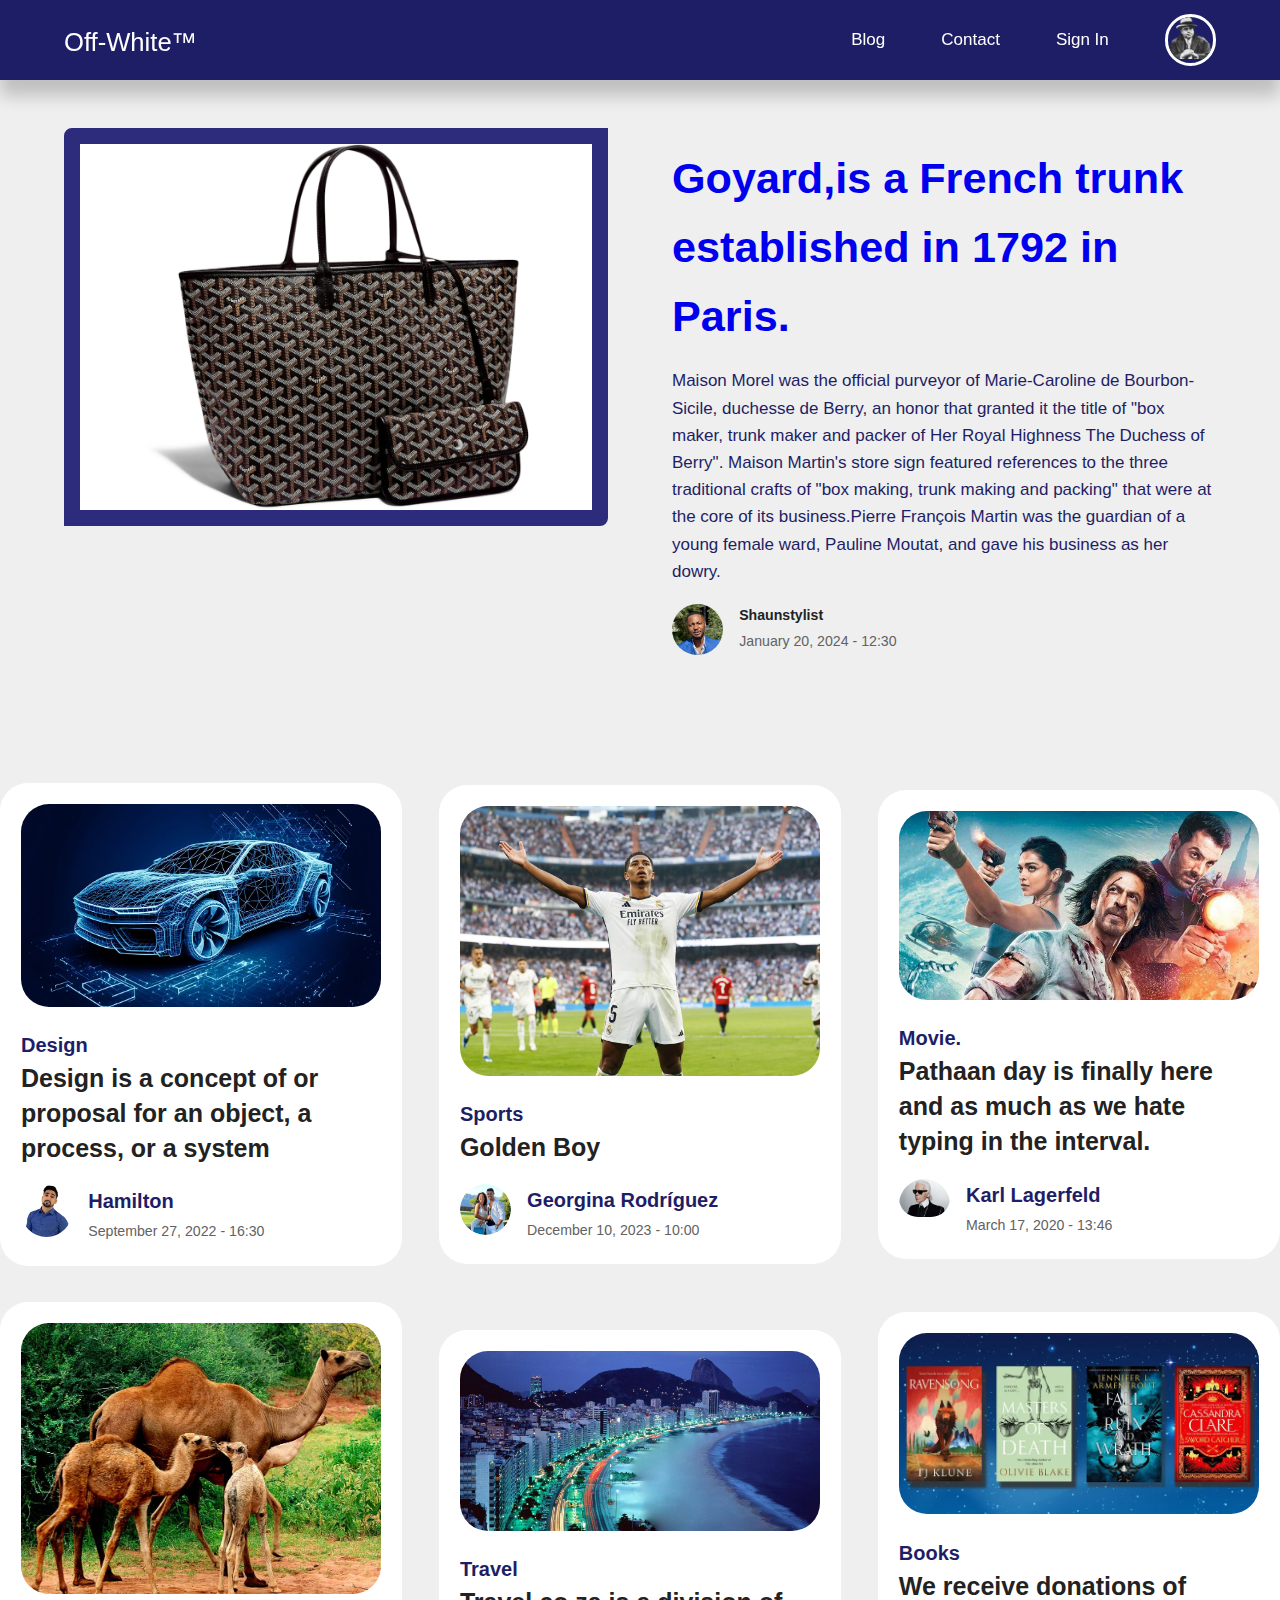
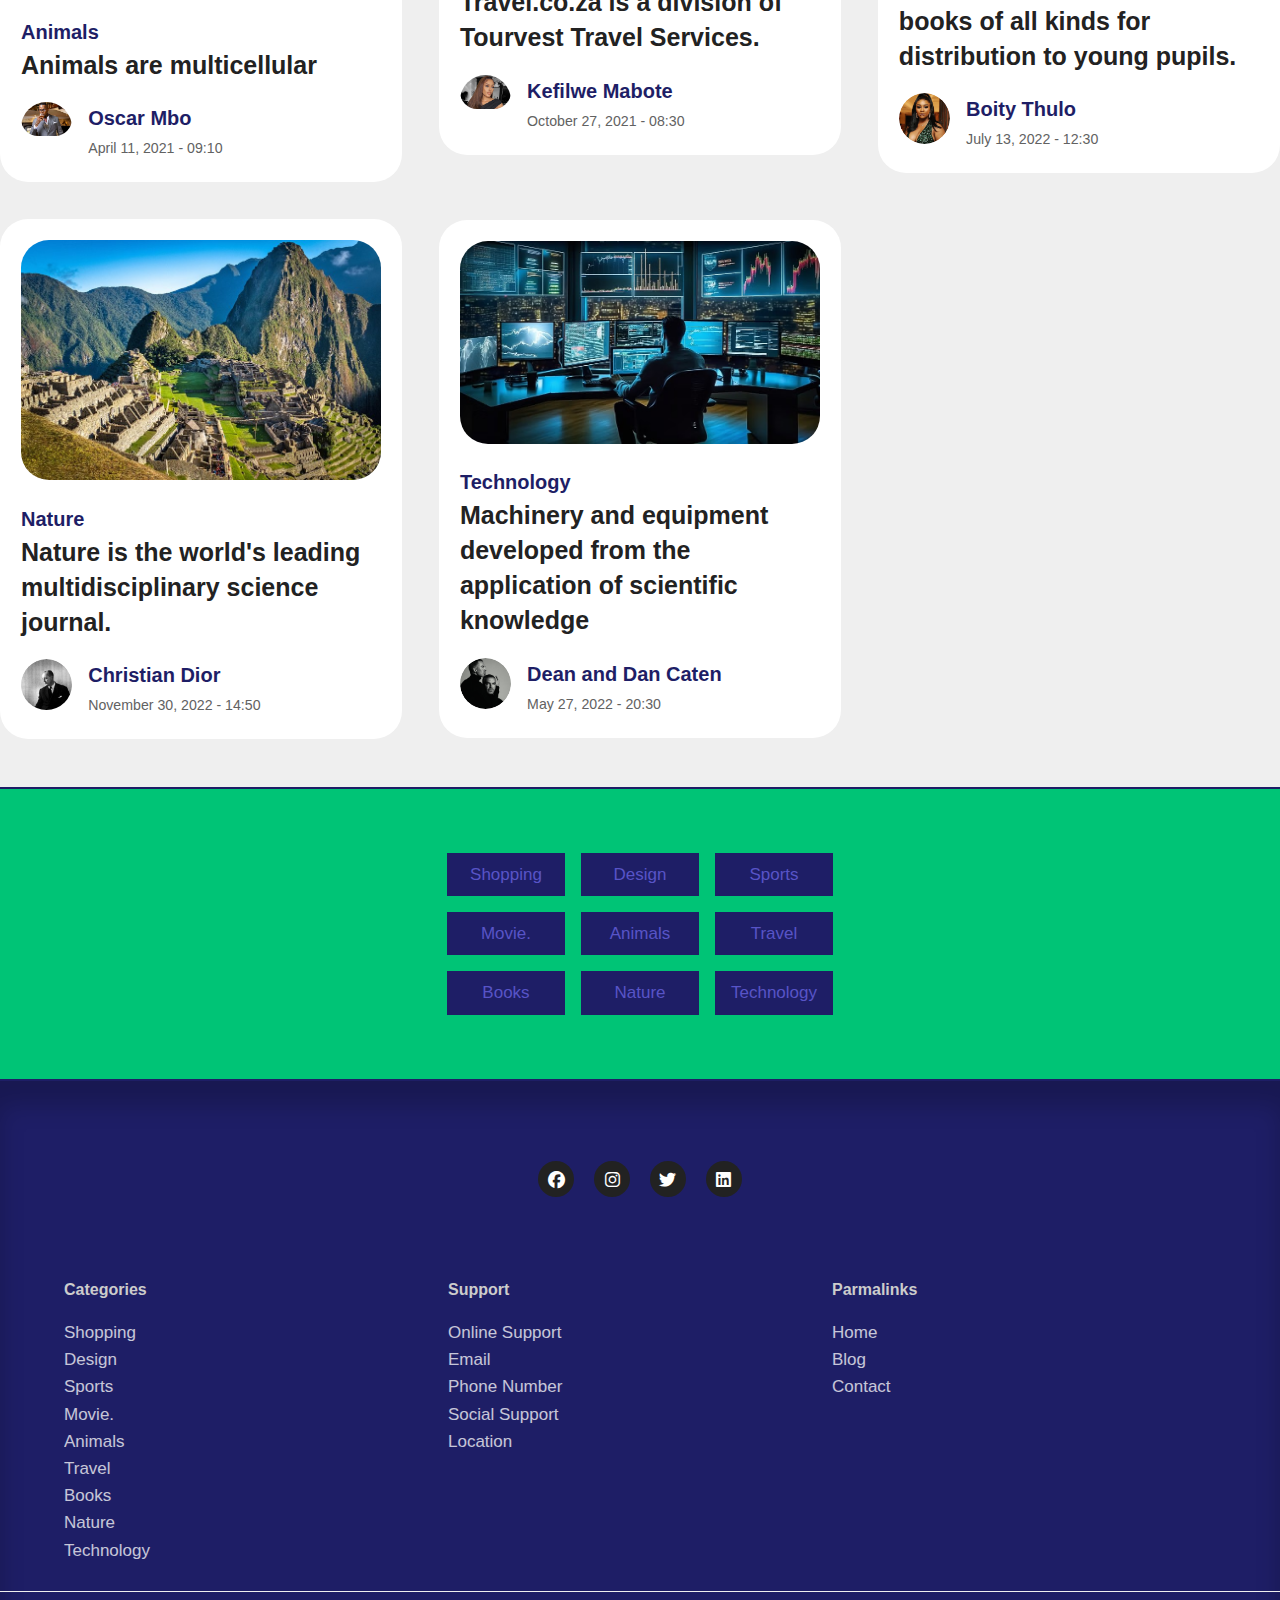
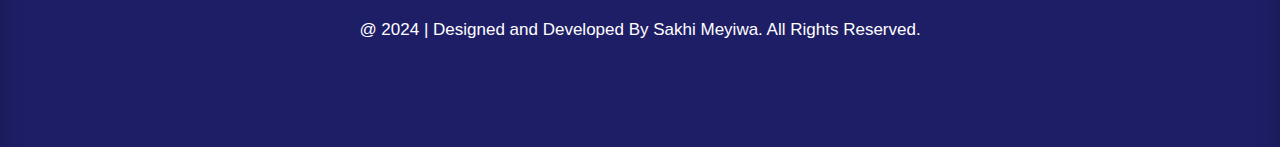
<file: index.html>
<!DOCTYPE html>
<html lang="en">
<head>
    <meta charset="UTF-8">
    <meta name="viewport" content="width=device-width, initial-scale=1.0">
    <title>Responsive Blog</title>
    <link rel="stylesheet" href="style.css">
    <link rel="stylesheet" href="https://cdnjs.cloudflare.com/ajax/libs/font-awesome/6.5.1/css/all.min.css">
</head>
<body>
   
    <nav>
        <div class="container nav-container">
            <a href="index.html" class="logo"><h3>Off-White™</h3></a>
            <ul class="nav-link">
                <li><a href="blog.html">Blog</a></li>
                <li><a href="indexxx.html">Contact</a></li>
                <li><a href="signin.html">Sign In</a></li>
                <li>
                    <div class="nav-profile">
                        <div class="profile-img">
                            <img src="unnamed.png">
                        </div>
                    <ul>
                        <li><a href="manage.html">Deshboard</a></li>
                        <li><a href="">Log Out</a></li>
                    </ul>
                    </div>
                </li>
            </ul>
            <button class="phone-botton Open"><i class="fa fa-bars"></i></button>
            <button class="phone-botton Close"><i class="fa fa-close"></i></button>
        </div>
    </nav>
    
    <section class="Featured">
        <div class="container featured-container">
            <div class="post-thumb">
                <img src="Goyard-Saint-Louis-Tote-PM-Black-V.jpg">
            </div>
            <div class="post-info">
                <div class=""></div>
                <h2 class="post-title">
                    <a href="post.html">Goyard,is a French trunk established in 1792 in Paris.</a>
                </h2>
                <p class="post-body">Maison Morel was the official purveyor of Marie-Caroline de Bourbon-Sicile, duchesse de Berry, an honor that granted it the title of "box maker, trunk maker and packer of Her Royal Highness The Duchess of Berry". Maison Martin's store sign featured references to the three traditional crafts of "box making, trunk making and packing" that were at the core of its business.Pierre François Martin was the guardian of a young female ward, Pauline Moutat, and gave his business as her dowry.</p>
                <div class="post-profile">
                    <div class="post-profile-img">
                        <img src="unnamed (1).png">
                    </div>
                    <div class="post-profile-info">
                        <h5>Shaunstylist</h5>
                        <small>January 20, 2024 - 12:30</small>
                    </div>
                </div>
            </div>
        </div>
    </section>

    <section class="Featured"></section>

    
    
    
    
    <section class="prtfolio" id="portfolio">
        <div class="center-text"data-aos="fade-down">
            </div>

    <div class="Portfolio-content"data-aos="zoom-in-up">
        <div class="row">
            <img src="0001081147_resized_blueprintcarwireframe1022.jpg">
            <div class="main-row">
                <div class="row-text">
                    <h5><span>Design</span></h5>
                    <div class="row-icon"></div>
                    <h4>Design is a concept of or proposal for an object, a process, or a system</h4>
                    <div class="post-profile">
                        <div class="post-profile-img">
                            <img src="formal1.jpg">
                        </div>
                        <div class="post-profile-info">
                            <h5>Hamilton</h5>
                            <small>September 27, 2022 - 16:30</small>
                        </div>
                    </div>
                </div>
            </div>
        </div>


        <div class="row">
            <img src="jude-bellingham-sunderland-associations.jpg">
            <div class="main-row">
                <div class="row-text">
                    <h5><span>Sports</span></h5>
                    <div class="row-icon"></div>
                    <h4>Golden Boy</h4>
                    <div class="post-profile">
                        <div class="post-profile-img">
                            <img src="f4.webp">
                        </div>
                        <div class="post-profile-info">
                            <h5>Georgina Rodríguez</h5>
                            <small>December 10, 2023 - 10:00</small>
                        </div>
                    </div>
                </div>
            </div>
        </div>


        <div class="row">
            <img src="pathaan-quick-review-001.jpg">
            <div class="main-row">
                <div class="row-text">
                    <h5><span> Movie.</span></h5>
                    <div class="row-icon"></div>
                    <h4>Pathaan day is finally here and as much as we hate typing in the interval.</h4>
                    <div class="post-profile">
                        <div class="post-profile-img">
                            <img src="f2.webp">
                        </div>
                        <div class="post-profile-info">
                            <h5>Karl Lagerfeld</h5>
                            <small>March 17, 2020 - 13:46</small>
                        </div>
                    </div>
                </div>
            </div>
        </div>


        <div class="row">
            <img src="Dromedary-camels.webp">
            <div class="main-row">
                <div class="row-text">
                    <h5><span>Animals</span></h5>
                    <div class="row-icon"></div>
                    <h4>Animals are multicellular</h4>
                    <div class="post-profile">
                        <div class="post-profile-img">
                            <img src="f3.jpg">
                        </div>
                        <div class="post-profile-info">
                            <h5>Oscar Mbo</h5>
                            <small>April 11, 2021 - 09:10</small>
                        </div>
                    </div>
                </div>
            </div>
        </div>


        <div class="row">
            <img src="image-1-2022-09-30T160926.524.webp">
            <div class="main-row">
                <div class="row-text">
                    <h5><span>Travel</span></h5>
                    <div class="row-icon"></div>
                    <h4>Travel.co.za is a division of Tourvest Travel Services.</h4>
                    <div class="post-profile">
                        <div class="post-profile-img">
                            <img src="f5.jpg">
                        </div>
                        <div class="post-profile-info">
                            <h5>Kefilwe Mabote</h5>
                            <small>October 27, 2021 - 08:30</small>
                        </div>
                    </div>
                </div>
            </div>
        </div>


       
        <div class="row">
            <img src="Best-fantasy-books.webp">
            <div class="main-row">
                <div class="row-text">
                    <h5><span>Books</span></h5>
                    <div class="row-icon"></div>
                    <h4>We receive donations of books of all kinds for distribution to young pupils.</h4>
                    <div class="post-profile">
                        <div class="post-profile-img">
                            <img src="f6.png">
                        </div>
                        <div class="post-profile-info">
                            <h5>Boity Thulo</h5>
                            <small>July 13, 2022 - 12:30</small>
                        </div>
                    </div>
                </div>
            </div>
        </div>


        <div class="row">
            <img src="top-places-to-visit-in-the-world-machu-picchu-peru.jpg">
            <div class="main-row">
                <div class="row-text">
                    <h5><span>Nature</span></h5>
                    <div class="row-icon"></div>
                    <h4>Nature is the world's leading multidisciplinary science journal.</h4>
                    <div class="post-profile">
                        <div class="post-profile-img">
                            <img src="f7.webp">
                        </div>
                        <div class="post-profile-info">
                            <h5>Christian Dior</h5>
                            <small>November 30, 2022 - 14:50</small>
                        </div>
                    </div>
                </div>
            </div>
        </div>



        <div class="row">
            <img src="Technology_Trends.avif">
            <div class="main-row">
                <div class="row-text">
                    <h5><span>Technology</span></h5>
                    <div class="row-icon"></div>
                    <h4>Machinery and equipment developed from the application of scientific knowledge</h4>
                    <div class="post-profile">
                        <div class="post-profile-img">
                            <img src="f8.jpg">
                        </div>
                        <div class="post-profile-info">
                            <h5>Dean and Dan Caten</h5>
                            <small>May 27, 2022 - 20:30</small>
                        </div>
                    </div>
                </div>
            </div>
        </div>

    </div>
    </section>
    
    <section class="Category">
        <div class="category-container container">
            <a class="category-btn">Shopping</a>
            <a class="category-btn">Design</a>
            <a class="category-btn">Sports</a>
            <a class="category-btn">Movie.</a>
            <a class="category-btn">Animals</a>
            <a class="category-btn">Travel</a>
            <a class="category-btn">Books</a>
            <a class="category-btn">Nature</a>
            <a class="category-btn">Technology</a>
    
            
        </div>
    </section>
    
    
    <footer>
        <div class="footer-social">
            <a href="https://www.facebook.com/login/"><i class="fab fa-facebook"></i></a>
            <a href="https://www.instagram.com/accounts/login/"><i class="fab fa-instagram"></i></a>
            <a href="https://twitter.com/login"><i class="fab fa-twitter"></i></a>
            <a href="https://www.linkedin.com/login"><i class="fab fa-linkedin"></i></a>
    </div>
    <div class="container footer-container">
        <article>
            <h4>Categories</h4>
            <ul>
                <li><a>Shopping</a></li>
                <li><a>Design</a></li>
                <li><a>Sports</a></li>
                <li><a>Movie.</a></li>
                <li><a>Animals</a></li>
                <li><a>Travel</a></li>
                <li><a>Books</a></li>
                <li><a>Nature</a></li>
                <li><a>Technology</a></li>
                <br>

            </ul>
        </article>
        <article>
            <h4>Support</h4>
            <ul>
                <li><a href="">Online Support</a></li>
                <li><a href="">Email</a></li>
                <li><a href="">Phone Number</a></li>
                <li><a href="">Social Support</a></li>
                <li><a href="">Location</a></li>
             </ul>  
      </article>
      <article>
        <h4>Parmalinks</h4>
        <ul>
            <li><a href="index.html">Home</a></li>
            <li><a href="blog.html">Blog</a></li>
            <li><a href="contact.html">Contact</a></li>
         </ul>  
  </article>
    </div>
    <div class="footer-copy">
        @ 2024 | Designed and Developed By Sakhi Meyiwa. All Rights Reserved.

        
</div>
    </footer>
    
    
    
    
    
    
    
    
    
    
    
    
    
    <script src="script.js"></script>
</body>
</html>
</file>
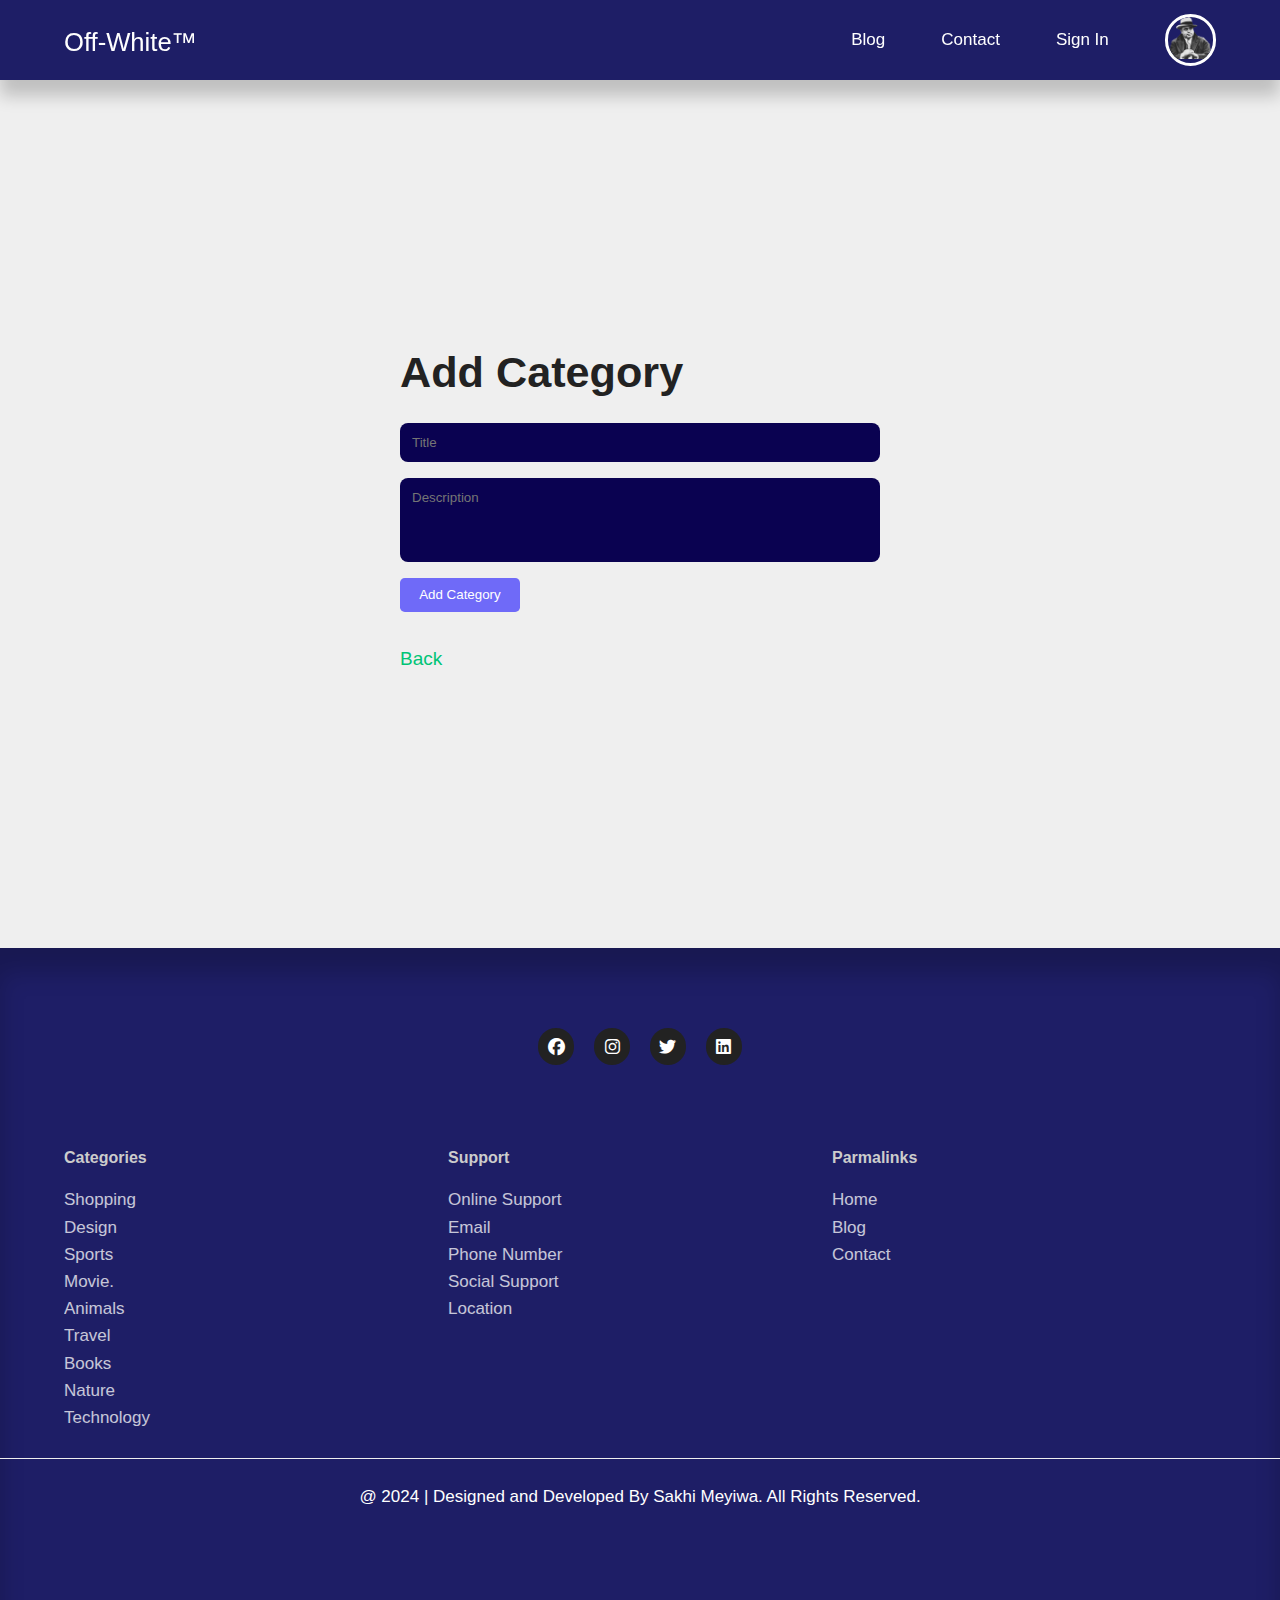
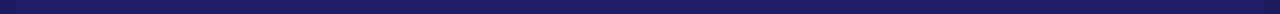
<file: addcategory.html>
<!DOCTYPE html>
<html lang="en">
<head>
    <meta charset="UTF-8">
    <meta name="viewport" content="width=device-width, initial-scale=1.0">
    <title>Responsive Blog</title>
    <link rel="stylesheet" href="style.css">
    <link rel="stylesheet" href="https://cdnjs.cloudflare.com/ajax/libs/font-awesome/6.5.1/css/all.min.css">
</head>
<body>
    <nav>
        <div class="container nav-container">
            <a href="index.html" class="logo"><h3>Off-White™</h3></a>
            <ul class="nav-link">
                <li><a href="blog.html">Blog</a></li>
                <li><a href="">Contact</a></li>
                <li><a href="signup.html">Sign In</a></li>
                <li>
                    <div class="nav-profile">
                        <div class="profile-img">
                            <img src="unnamed.png">
                        </div>
                    <ul>
                        <li><a href="">Deshboard</a></li>
                        <li><a href="">Log Out</a></li>
                    </ul>
                    </div>
                </li>
            </ul>
            <button class="phone-botton Open"><i class="fa fa-bars"></i></button>
            <button class="phone-botton Close"><i class="fa fa-close"></i></button>
        </div>
    </nav> 
            
    
    <section class="form-section">
        <div class="container form-section-container">
            <h2>Add Category</h2>
            <form action="">
                <input type="text" placeholder="Title">
                <textarea rows="4" placeholder="Description"></textarea>
                <button type="submit"class="btn">Add Category</button>
                <small><a href="manage.html">Back</a></small>

                </div>
            
              
              
              
    
    
    
    
            </form>
        </div>
    </section>

    <footer>
        <div class="footer-social">
            <a href="https://www.facebook.com/login/"><i class="fab fa-facebook"></i></a>
            <a href="https://www.instagram.com/accounts/login/"><i class="fab fa-instagram"></i></a>
            <a href="https://twitter.com/login"><i class="fab fa-twitter"></i></a>
            <a href="https://www.linkedin.com/login"><i class="fab fa-linkedin"></i></a>
    </div>
    <div class="container footer-container">
        <article>
            <h4>Categories</h4>
            <ul>
                <li><a>Shopping</a></li>
                <li><a>Design</a></li>
                <li><a>Sports</a></li>
                <li><a>Movie.</a></li>
                <li><a>Animals</a></li>
                <li><a>Travel</a></li>
                <li><a>Books</a></li>
                <li><a>Nature</a></li>
                <li><a>Technology</a></li>
                <br>

            </ul>
        </article>
        <article>
            <h4>Support</h4>
            <ul>
                <li><a href="">Online Support</a></li>
                <li><a href="">Email</a></li>
                <li><a href="">Phone Number</a></li>
                <li><a href="">Social Support</a></li>
                <li><a href="">Location</a></li>
             </ul>  
      </article>
      <article>
        <h4>Parmalinks</h4>
        <ul>
            <li><a href="index.html">Home</a></li>
            <li><a href="blog.html">Blog</a></li>
            <li><a href="contact.html">Contact</a></li>
         </ul>  
  </article>
    </div>
    <div class="footer-copy">
        @ 2024 | Designed and Developed By Sakhi Meyiwa. All Rights Reserved.

        
</div>
    </footer>
    
    
    
        <script src="script.js"></script>
    </body>
    </html>
</file>
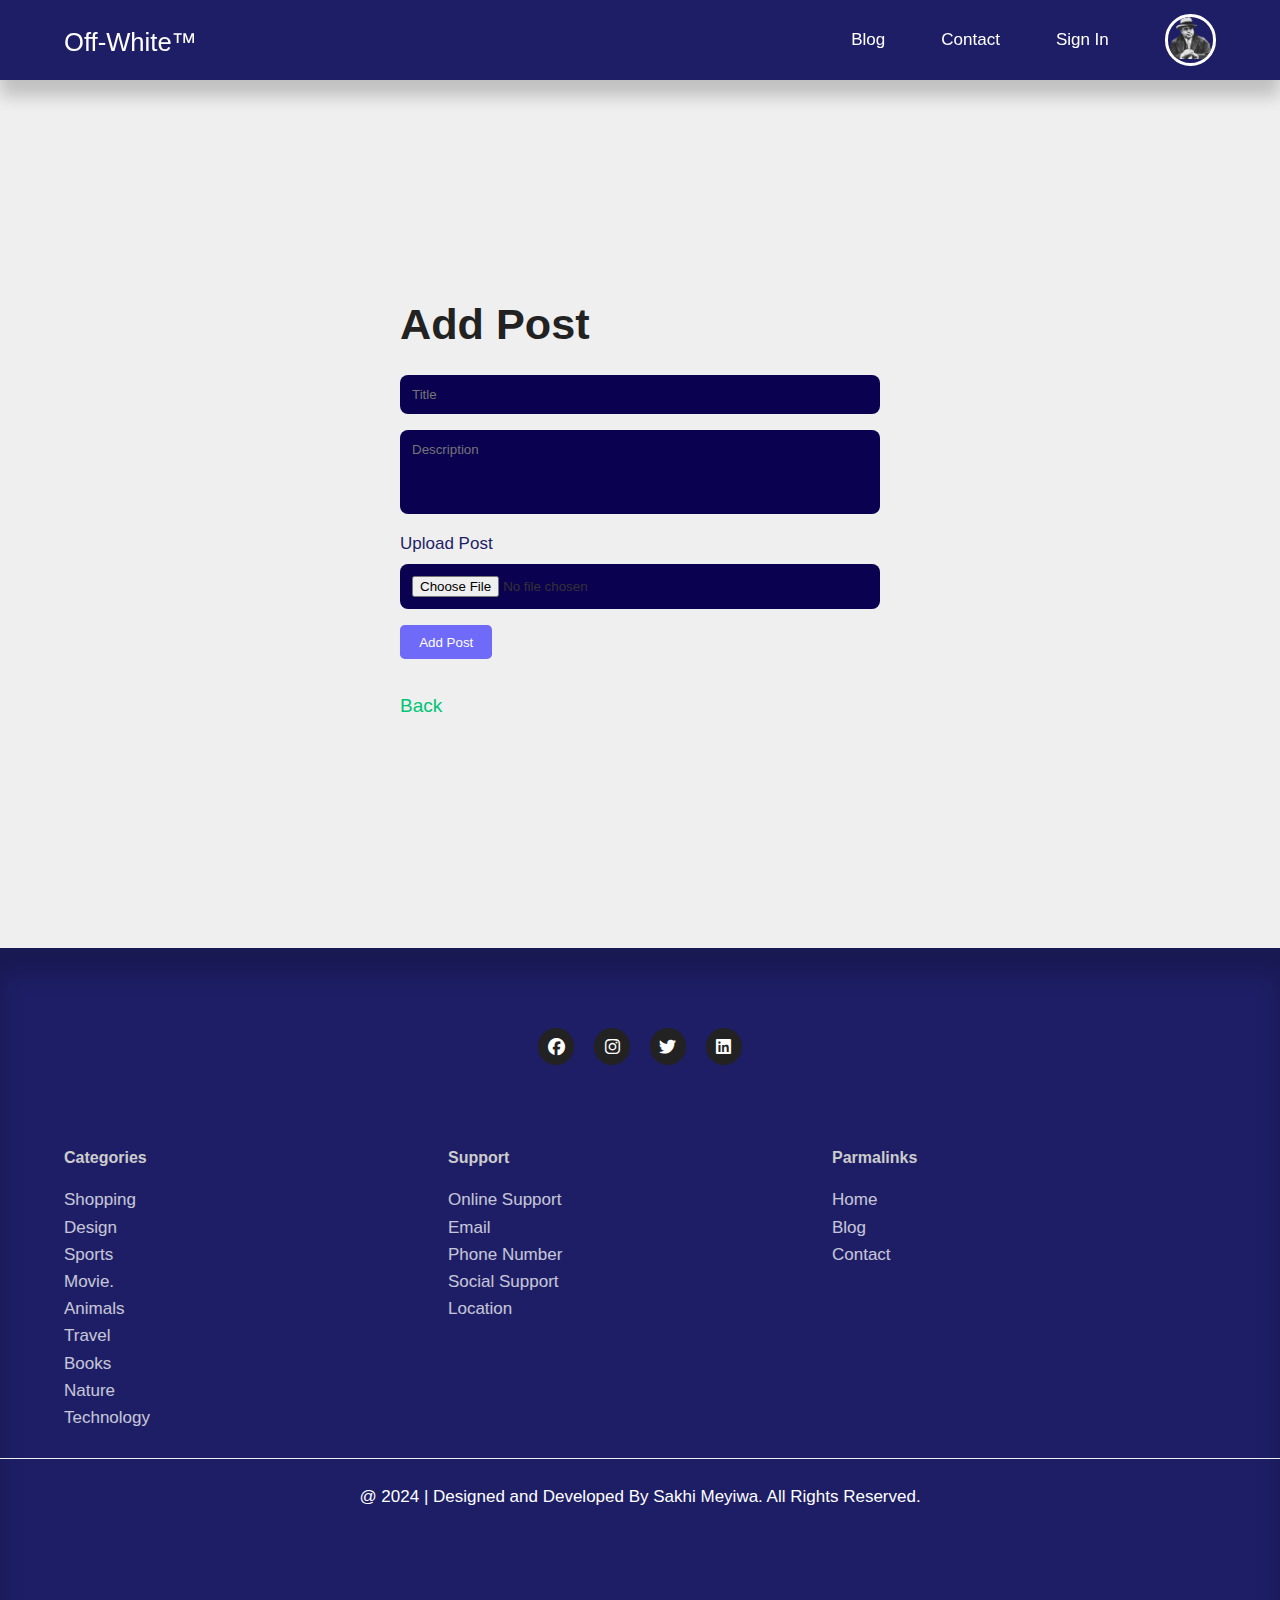
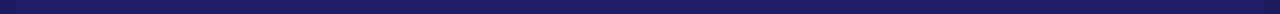
<file: addpost.html>
<!DOCTYPE html>
<html lang="en">
<head>
    <meta charset="UTF-8">
    <meta name="viewport" content="width=device-width, initial-scale=1.0">
    <title>Responsive Blog</title>
    <link rel="stylesheet" href="style.css">
    <link rel="stylesheet" href="https://cdnjs.cloudflare.com/ajax/libs/font-awesome/6.5.1/css/all.min.css">
</head>
<body>
    <nav>
        <div class="container nav-container">
            <a href="index.html" class="logo"><h3>Off-White™</h3></a>
            <ul class="nav-link">
                <li><a href="blog.html">Blog</a></li>
                <li><a href="">Contact</a></li>
                <li><a href="signup.html">Sign In</a></li>
                <li>
                    <div class="nav-profile">
                        <div class="profile-img">
                            <img src="unnamed.png">
                        </div>
                    <ul>
                        <li><a href="">Deshboard</a></li>
                        <li><a href="">Log Out</a></li>
                    </ul>
                    </div>
                </li>
            </ul>
            <button class="phone-botton Open"><i class="fa fa-bars"></i></button>
            <button class="phone-botton Close"><i class="fa fa-close"></i></button>
        </div>
    </nav> 
            
    
    <section class="form-section">
        <div class="container form-section-container">
            <h2>Add Post</h2>
            
            <form action="">
                <input type="text" placeholder="Title">
                <textarea rows="4" placeholder="Description"></textarea>
                <div class="form-control">
                    <label for="profile-img">Upload Post</label>
                    <input type="file"id="upload-img">
                </div>
                <button type="submit"class="btn">Add Post</button>
                <small><a href="manage.html">Back</a></small>

                </div>
            
              
              
              
    
    
    
    
            </form>
        </div>
    </section>

    <footer>
        <div class="footer-social">
            <a href="https://www.facebook.com/login/"><i class="fab fa-facebook"></i></a>
            <a href="https://www.instagram.com/accounts/login/"><i class="fab fa-instagram"></i></a>
            <a href="https://twitter.com/login"><i class="fab fa-twitter"></i></a>
            <a href="https://www.linkedin.com/login"><i class="fab fa-linkedin"></i></a>
    </div>
    <div class="container footer-container">
        <article>
            <h4>Categories</h4>
            <ul>
                <li><a>Shopping</a></li>
                <li><a>Design</a></li>
                <li><a>Sports</a></li>
                <li><a>Movie.</a></li>
                <li><a>Animals</a></li>
                <li><a>Travel</a></li>
                <li><a>Books</a></li>
                <li><a>Nature</a></li>
                <li><a>Technology</a></li>
                <br>

            </ul>
        </article>
        <article>
            <h4>Support</h4>
            <ul>
                <li><a href="">Online Support</a></li>
                <li><a href="">Email</a></li>
                <li><a href="">Phone Number</a></li>
                <li><a href="">Social Support</a></li>
                <li><a href="">Location</a></li>
             </ul>  
      </article>
      <article>
        <h4>Parmalinks</h4>
        <ul>
            <li><a href="index.html">Home</a></li>
            <li><a href="blog.html">Blog</a></li>
            <li><a href="contact.html">Contact</a></li>
         </ul>  
  </article>
    </div>
    <div class="footer-copy">
        @ 2024 | Designed and Developed By Sakhi Meyiwa. All Rights Reserved.

        
</div>
    </footer>
    
    
    
        <script src="script.js"></script>
    </body>
    </html>
</file>
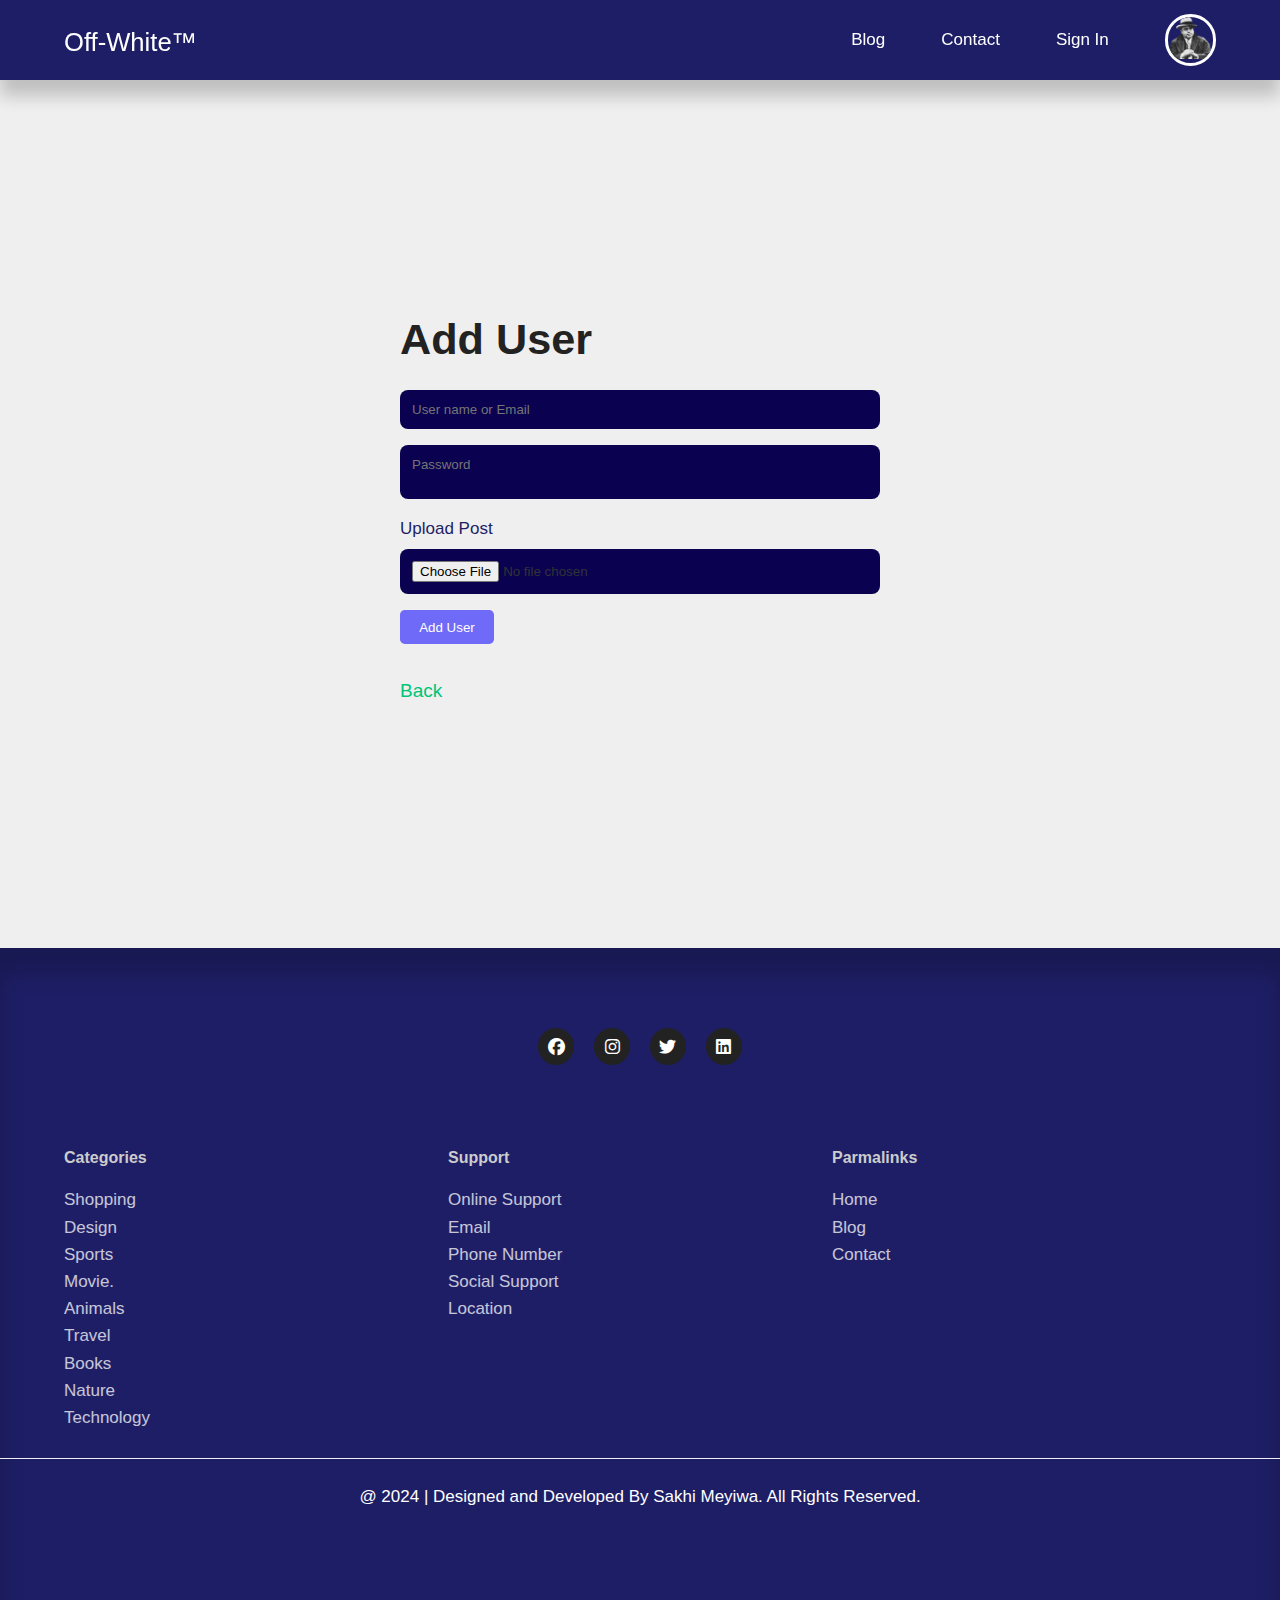
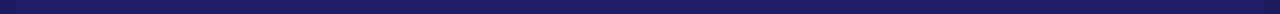
<file: adduser.html>
<!DOCTYPE html>
<html lang="en">
<head>
    <meta charset="UTF-8">
    <meta name="viewport" content="width=device-width, initial-scale=1.0">
    <title>Responsive Blog</title>
    <link rel="stylesheet" href="style.css">
    <link rel="stylesheet" href="https://cdnjs.cloudflare.com/ajax/libs/font-awesome/6.5.1/css/all.min.css">
</head>
<body>
<nav>
    <div class="container nav-container">
        <a href="index.html" class="logo"><h3>Off-White™</h3></a>
        <ul class="nav-link">
            <li><a href="blog.html">Blog</a></li>
            <li><a href="">Contact</a></li>
            <li><a href="signup.html">Sign In</a></li>
            <li>
                <div class="nav-profile">
                    <div class="profile-img">
                        <img src="unnamed.png">
                    </div>
                <ul>
                    <li><a href="">Deshboard</a></li>
                    <li><a href="">Log Out</a></li>
                </ul>
                </div>
            </li>
        </ul>
        <button class="phone-botton Open"><i class="fa fa-bars"></i></button>
        <button class="phone-botton Close"><i class="fa fa-close"></i></button>
    </div>
</nav> 
        

    <section class="form-section">
        <div class="container form-section-container">
            <h2>Add User</h2>
            <form action="">
                <input type="text" placeholder="User name or Email">
                <textarea rows="password" placeholder="Password"></textarea>
                <div class="form-control">
                    <label for="profile-img">Upload Post</label>
                    <input type="file"id="upload-img">
                </div>
                <button type="submit"class="btn">Add User</button>
                <small><a href="manage.html">Back</a></small>

                </div>
            </form>
        </div>
    </section>

    <footer>
        <div class="footer-social">
            <a href="https://www.facebook.com/login/"><i class="fab fa-facebook"></i></a>
            <a href="https://www.instagram.com/accounts/login/"><i class="fab fa-instagram"></i></a>
            <a href="https://twitter.com/login"><i class="fab fa-twitter"></i></a>
            <a href="https://www.linkedin.com/login"><i class="fab fa-linkedin"></i></a>
    </div>
    <div class="container footer-container">
        <article>
            <h4>Categories</h4>
            <ul>
                <li><a>Shopping</a></li>
                <li><a>Design</a></li>
                <li><a>Sports</a></li>
                <li><a>Movie.</a></li>
                <li><a>Animals</a></li>
                <li><a>Travel</a></li>
                <li><a>Books</a></li>
                <li><a>Nature</a></li>
                <li><a>Technology</a></li>
                <br>

            </ul>
        </article>
        <article>
            <h4>Support</h4>
            <ul>
                <li><a href="">Online Support</a></li>
                <li><a href="">Email</a></li>
                <li><a href="">Phone Number</a></li>
                <li><a href="">Social Support</a></li>
                <li><a href="">Location</a></li>
             </ul>  
      </article>
      <article>
        <h4>Parmalinks</h4>
        <ul>
            <li><a href="index.html">Home</a></li>
            <li><a href="blog.html">Blog</a></li>
            <li><a href="contact.html">Contact</a></li>
         </ul>  
  </article>
    </div>
    <div class="footer-copy">
        @ 2024 | Designed and Developed By Sakhi Meyiwa. All Rights Reserved.

        
</div>
    </footer>
</body>
</html>
</file>
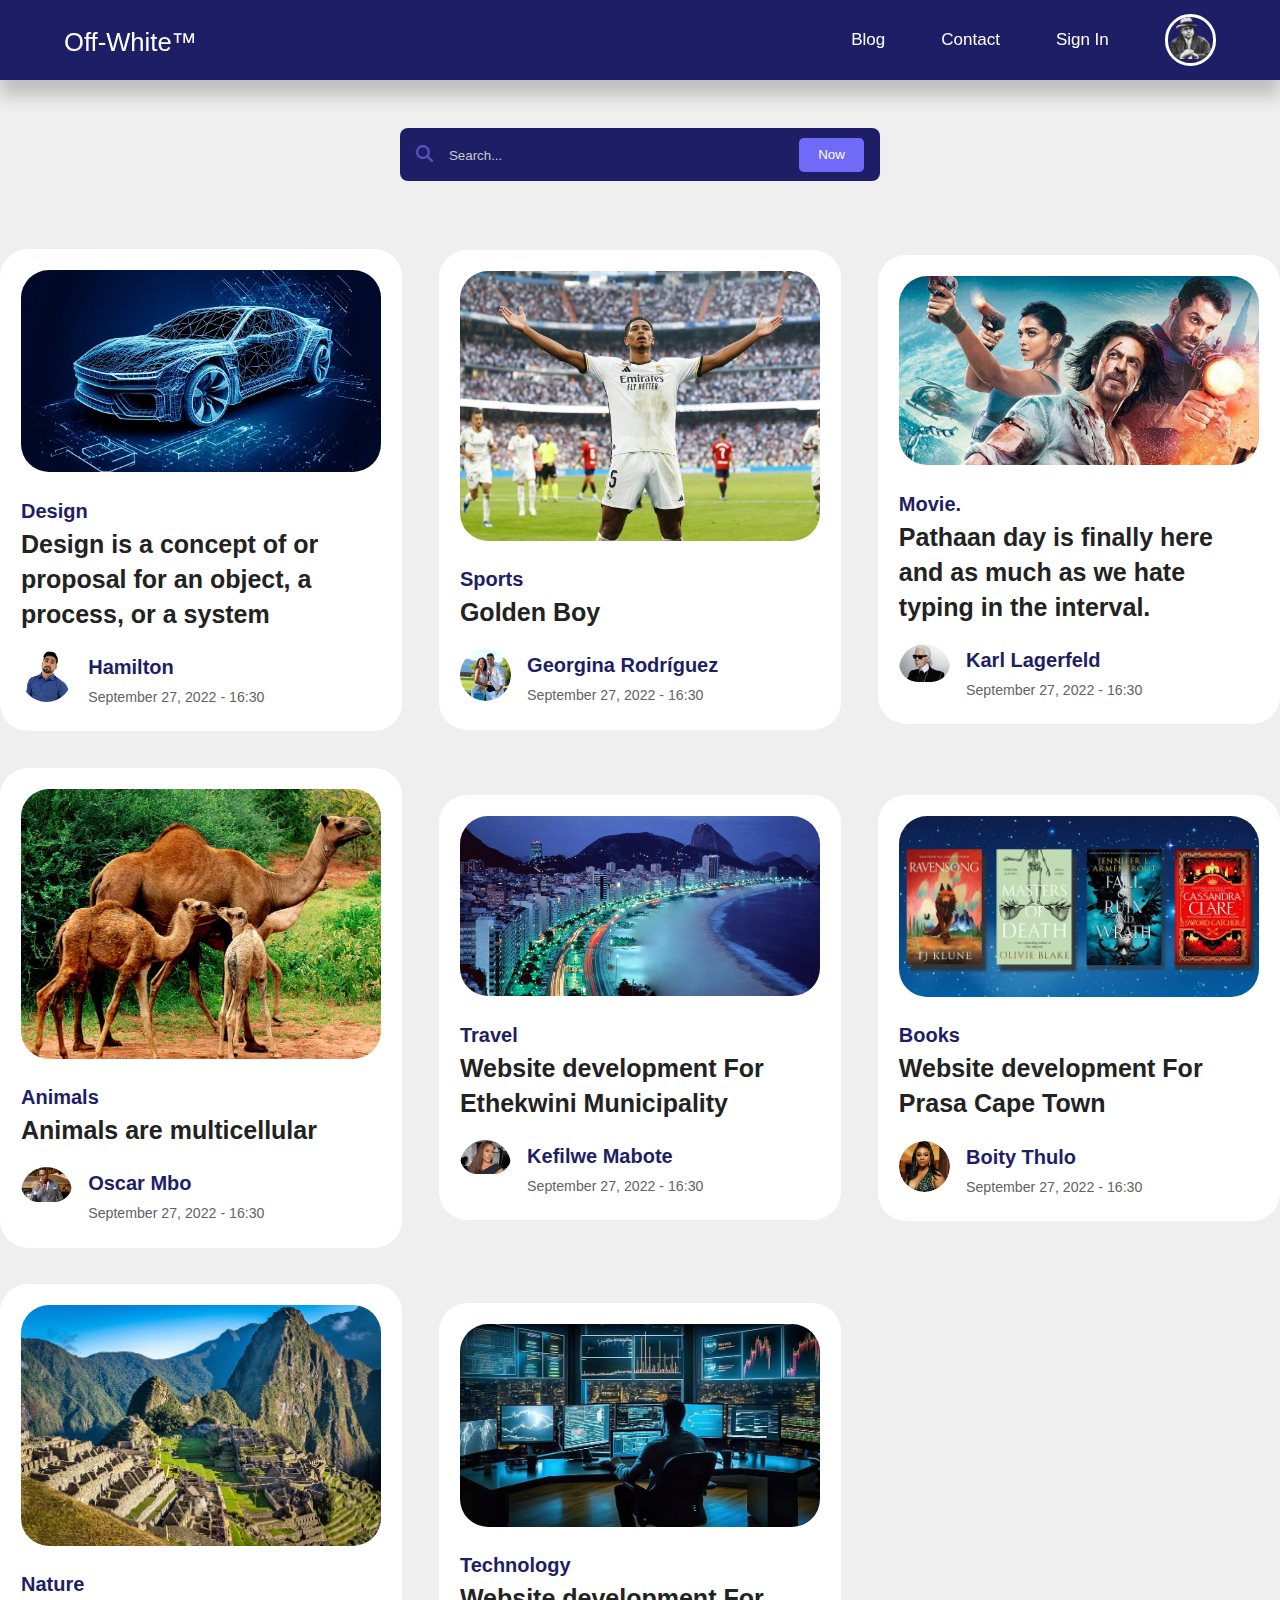
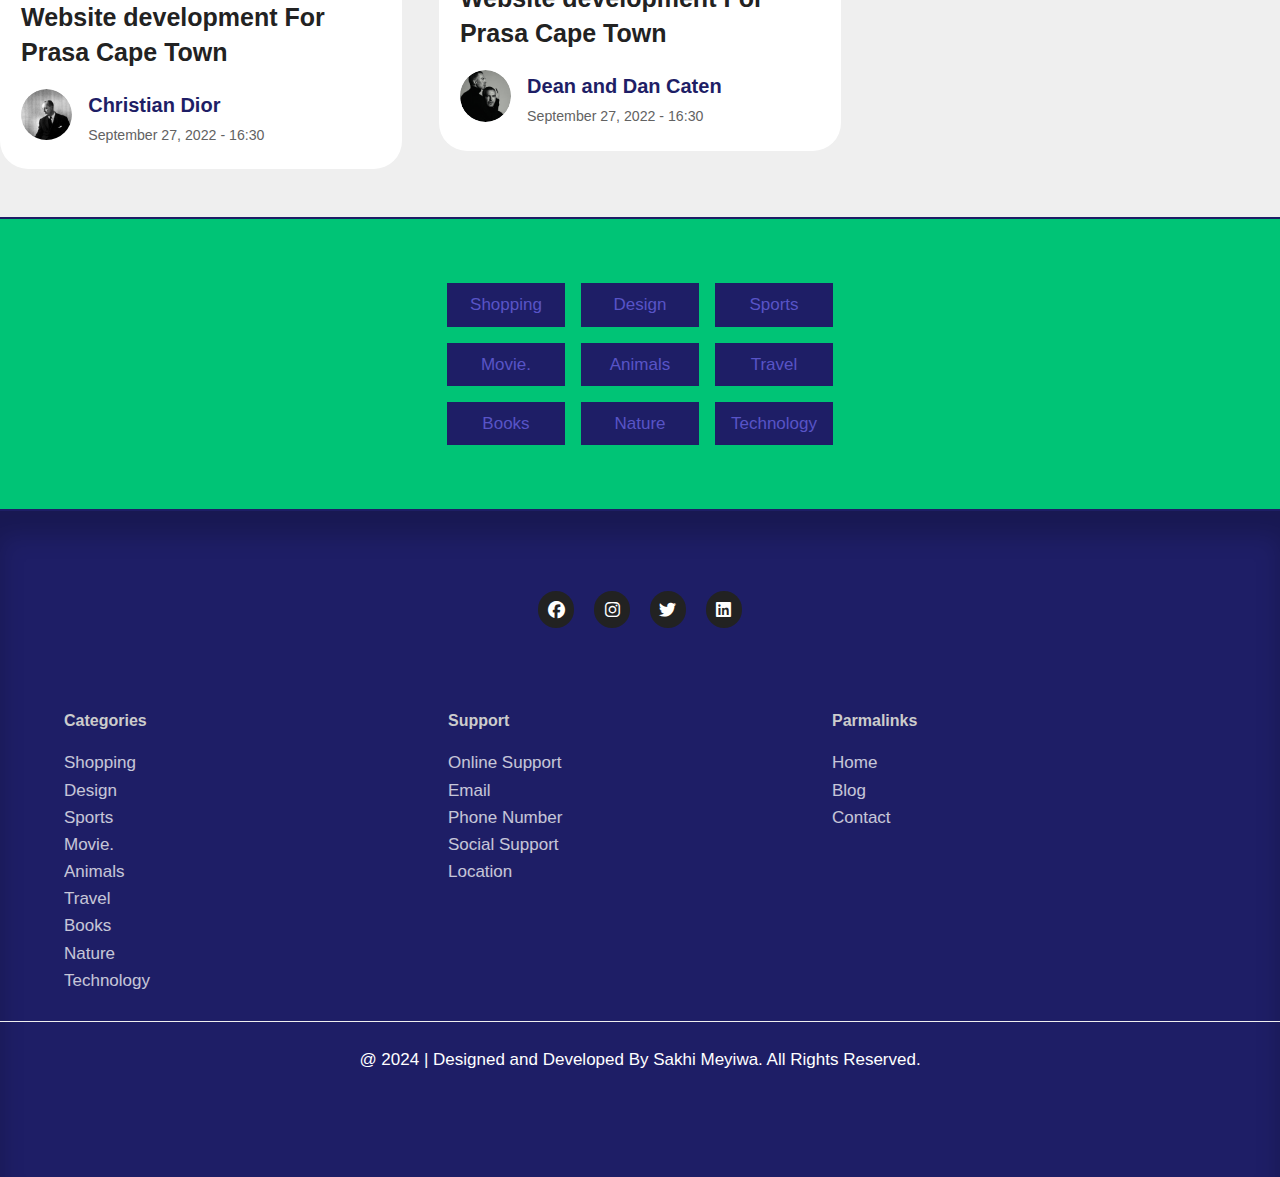
<file: blog.html>
<!DOCTYPE html>
<html lang="en">
<head>
    <meta charset="UTF-8">
    <meta name="viewport" content="width=device-width, initial-scale=1.0">
    <title>Responsive Blog</title>
    <link rel="stylesheet" href="style.css">
    <link rel="stylesheet" href="https://cdnjs.cloudflare.com/ajax/libs/font-awesome/6.5.1/css/all.min.css">
</head>
<body>
   
    <nav>
        <div class="container nav-container">
            <a href="index.html" class="logo"><h3>Off-White™</h3></a>
            <ul class="nav-link">
                <li><a href="">Blog</a></li>
                <li><a href="">Contact</a></li>
                <li><a href="">Sign In</a></li>
                <li>
                    <div class="nav-profile">
                        <div class="profile-img">
                            <img src="unnamed.png">
                        </div>
                    <ul>
                        <li><a href="">Deshboard</a></li>
                        <li><a href="">Log Out</a></li>
                    </ul>
                    </div>
                </li>
            </ul>
            <button class="phone-botton Open"><i class="fa fa-bars"></i></button>
            <button class="phone-botton Close"><i class="fa fa-close"></i></button>
        </div>
    </nav>
    

<section class="search-bar">
    <form class="container search-container">
        <di>
            <i class="fa fa-search"></i>
            <input type="search" placeholder="Search...">
        </di>
        <button class="btn"type="submit">Now</button>
    </form>
</section>




















    <section class="prtfolio" id="portfolio">
        <div class="center-text"data-aos="fade-down">
            </div>

    <div class="Portfolio-content"data-aos="zoom-in-up">
        <div class="row">
            <img src="0001081147_resized_blueprintcarwireframe1022.jpg">
            <div class="main-row">
                <div class="row-text">
                    <h5><span>Design</span></h5>
                    <div class="row-icon"></div>
                    <h4>Design is a concept of or proposal for an object, a process, or a system</h4>
                    <div class="post-profile">
                        <div class="post-profile-img">
                            <img src="formal1.jpg">
                        </div>
                        <div class="post-profile-info">
                            <h5>Hamilton</h5>
                            <small>September 27, 2022 - 16:30</small>
                        </div>
                    </div>
                </div>
            </div>
        </div>


        <div class="row">
            <img src="jude-bellingham-sunderland-associations.jpg">
            <div class="main-row">
                <div class="row-text">
                    <h5><span>Sports</span></h5>
                    <div class="row-icon"></div>
                    <h4>Golden Boy</h4>
                    <div class="post-profile">
                        <div class="post-profile-img">
                            <img src="f4.webp">
                        </div>
                        <div class="post-profile-info">
                            <h5>Georgina Rodríguez</h5>
                            <small>September 27, 2022 - 16:30</small>
                        </div>
                    </div>
                </div>
            </div>
        </div>


        <div class="row">
            <img src="pathaan-quick-review-001.jpg">
            <div class="main-row">
                <div class="row-text">
                    <h5><span> Movie.</span></h5>
                    <div class="row-icon"></div>
                    <h4>Pathaan day is finally here and as much as we hate typing in the interval.</h4>
                    <div class="post-profile">
                        <div class="post-profile-img">
                            <img src="f2.webp">
                        </div>
                        <div class="post-profile-info">
                            <h5>Karl Lagerfeld</h5>
                            <small>September 27, 2022 - 16:30</small>
                        </div>
                    </div>
                </div>
            </div>
        </div>


        <div class="row">
            <img src="Dromedary-camels.webp">
            <div class="main-row">
                <div class="row-text">
                    <h5><span>Animals</span></h5>
                    <div class="row-icon"></div>
                    <h4>Animals are multicellular</h4>
                    <div class="post-profile">
                        <div class="post-profile-img">
                            <img src="f3.jpg">
                        </div>
                        <div class="post-profile-info">
                            <h5>Oscar Mbo</h5>
                            <small>September 27, 2022 - 16:30</small>
                        </div>
                    </div>
                </div>
            </div>
        </div>


        <div class="row">
            <img src="image-1-2022-09-30T160926.524.webp">
            <div class="main-row">
                <div class="row-text">
                    <h5><span>Travel</span></h5>
                    <div class="row-icon"></div>
                    <h4>Website development For Ethekwini Municipality</h4>
                    <div class="post-profile">
                        <div class="post-profile-img">
                            <img src="f5.jpg">
                        </div>
                        <div class="post-profile-info">
                            <h5>Kefilwe Mabote</h5>
                            <small>September 27, 2022 - 16:30</small>
                        </div>
                    </div>
                </div>
            </div>
        </div>


       
        <div class="row">
            <img src="Best-fantasy-books.webp">
            <div class="main-row">
                <div class="row-text">
                    <h5><span>Books</span></h5>
                    <div class="row-icon"></div>
                    <h4>Website development For Prasa Cape Town</h4>
                    <div class="post-profile">
                        <div class="post-profile-img">
                            <img src="f6.png">
                        </div>
                        <div class="post-profile-info">
                            <h5>Boity Thulo</h5>
                            <small>September 27, 2022 - 16:30</small>
                        </div>
                    </div>
                </div>
            </div>
        </div>


        <div class="row">
            <img src="top-places-to-visit-in-the-world-machu-picchu-peru.jpg">
            <div class="main-row">
                <div class="row-text">
                    <h5><span>Nature</span></h5>
                    <div class="row-icon"></div>
                    <h4>Website development For Prasa Cape Town</h4>
                    <div class="post-profile">
                        <div class="post-profile-img">
                            <img src="f7.webp">
                        </div>
                        <div class="post-profile-info">
                            <h5>Christian Dior</h5>
                            <small>September 27, 2022 - 16:30</small>
                        </div>
                    </div>
                </div>
            </div>
        </div>



        <div class="row">
            <img src="Technology_Trends.avif">
            <div class="main-row">
                <div class="row-text">
                    <h5><span>Technology</span></h5>
                    <div class="row-icon"></div>
                    <h4>Website development For Prasa Cape Town</h4>
                    <div class="post-profile">
                        <div class="post-profile-img">
                            <img src="f8.jpg">
                        </div>
                        <div class="post-profile-info">
                            <h5>Dean and Dan Caten</h5>
                            <small>September 27, 2022 - 16:30</small>
                        </div>
                    </div>
                </div>
            </div>
        </div>

    </div>
    </section>
    
    <section class="Category">
        <div class="category-container container">
            <a class="category-btn">Shopping</a>
            <a class="category-btn">Design</a>
            <a class="category-btn">Sports</a>
            <a class="category-btn">Movie.</a>
            <a class="category-btn">Animals</a>
            <a class="category-btn">Travel</a>
            <a class="category-btn">Books</a>
            <a class="category-btn">Nature</a>
            <a class="category-btn">Technology</a>
    
            
        </div>
    </section>
    
    
    <footer>
        <div class="footer-social">
        <a href="https://www.facebook.com/login/"><i class="fab fa-facebook"></i></a>
        <a href="https://www.instagram.com/accounts/login/"><i class="fab fa-instagram"></i></a>
        <a href="https://twitter.com/login"><i class="fab fa-twitter"></i></a>
        <a href="https://www.linkedin.com/login"><i class="fab fa-linkedin"></i></a>
    </div>
    <div class="container footer-container">
        <article>
            <h4>Categories</h4>
            <ul>
                <li><a>Shopping</a></li>
                <li><a>Design</a></li>
                <li><a>Sports</a></li>
                <li><a>Movie.</a></li>
                <li><a>Animals</a></li>
                <li><a>Travel</a></li>
                <li><a>Books</a></li>
                <li><a>Nature</a></li>
                <li><a>Technology</a></li>
                <br>

            </ul>
        </article>
        <article>
            <h4>Support</h4>
            <ul>
                <li><a href="">Online Support</a></li>
                <li><a href="">Email</a></li>
                <li><a href="">Phone Number</a></li>
                <li><a href="">Social Support</a></li>
                <li><a href="">Location</a></li>
             </ul>  
      </article>
      <article>
        <h4>Parmalinks</h4>
        <ul>
            <li><a href="index.html">Home</a></li>
            <li><a href="blog.html">Blog</a></li>
            <li><a href="contact.html">Contact</a></li>
         </ul>  
  </article>
    </div>
    <div class="footer-copy">
        @ 2024 | Designed and Developed By Sakhi Meyiwa. All Rights Reserved.

        
</div>
    </footer>
    
    
    
    
    
    
    
    
    
    
    
    
    
    <script src="script.js"></script>
</body>
</html>
</file>
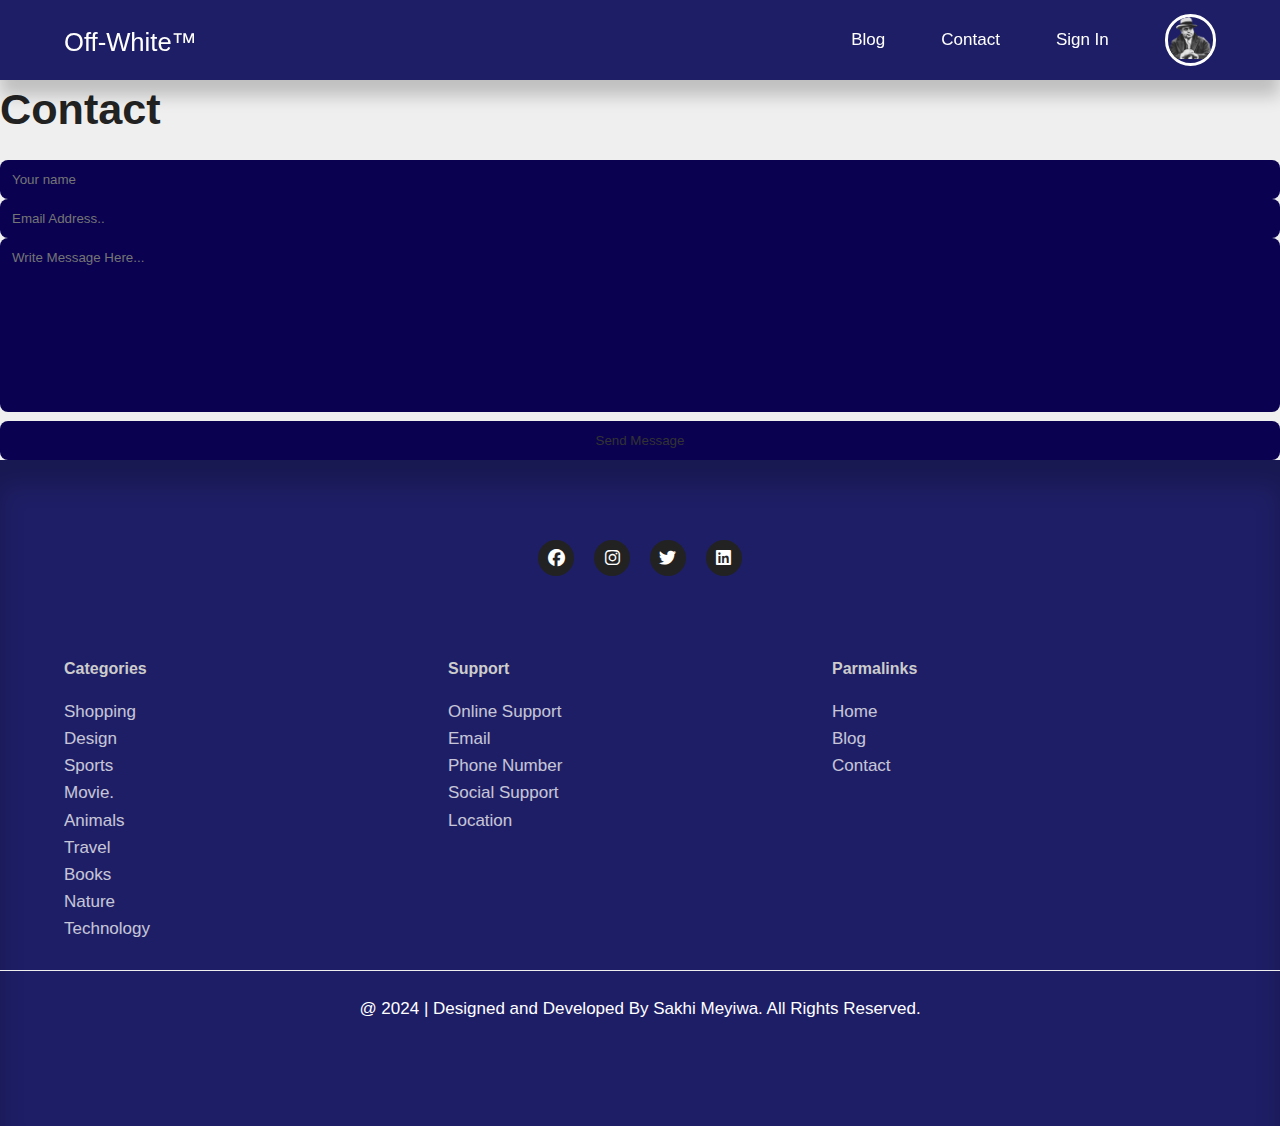
<file: contact.html>
<!DOCTYPE html>
<html lang="en">
<head>
    <meta charset="UTF-8">
    <meta name="viewport" content="width=device-width, initial-scale=1.0">
    <title>Responsive Blog</title>
    <link rel="stylesheet" href="style.css">
    <link rel="stylesheet" href="https://cdnjs.cloudflare.com/ajax/libs/font-awesome/6.5.1/css/all.min.css">
</head>
<body>
   
    <nav>
        <div class="container nav-container">
            <a href="index.html" class="logo"><h3>Off-White™</h3></a>
            <ul class="nav-link">
                <li><a href="blog.html">Blog</a></li>
                <li><a href="">Contact</a></li>
                <li><a href="signup.html">Sign In</a></li>
                <li>
                    <div class="nav-profile">
                        <div class="profile-img">
                            <img src="unnamed.png">
                        </div>
                    <ul>
                        <li><a href="">Deshboard</a></li>
                        <li><a href="">Log Out</a></li>
                    </ul>
                    </div>
                </li>
            </ul>
            <button class="phone-botton Open"><i class="fa fa-bars"></i></button>
            <button class="phone-botton Close"><i class="fa fa-close"></i></button>
        </div>
    </nav> 
  <br>
    <section class="contact"id="contact">
        <div class="center-text"data-aos="fade-down">
            <h2>Contact</h2>
        </div>
         
        <div class="contact-form"data-aos="zoom-in-up"></div>
        <form>

            
            <input type="text" placeholder="Your name" required>
            <input type="email" placeholder="Email Address.." required>
            <textarea name="" id="" colos="30" rows="10" placeholder="Write Message Here..." required></textarea>
            <input type="submit"name=""value="Send Message" class="send-btn">
        </form>
      </section>


      <footer>
        <div class="footer-social">
            <a href="https://www.facebook.com/login/"><i class="fab fa-facebook"></i></a>
            <a href="https://www.instagram.com/accounts/login/"><i class="fab fa-instagram"></i></a>
            <a href="https://twitter.com/login"><i class="fab fa-twitter"></i></a>
            <a href="https://www.linkedin.com/login"><i class="fab fa-linkedin"></i></a>
    </div>
    <div class="container footer-container">
        <article>
            <h4>Categories</h4>
            <ul>
                <li><a>Shopping</a></li>
                <li><a>Design</a></li>
                <li><a>Sports</a></li>
                <li><a>Movie.</a></li>
                <li><a>Animals</a></li>
                <li><a>Travel</a></li>
                <li><a>Books</a></li>
                <li><a>Nature</a></li>
                <li><a>Technology</a></li>
                <br>

            </ul>
        </article>
        <article>
            <h4>Support</h4>
            <ul>
                <li><a href="">Online Support</a></li>
                <li><a href="">Email</a></li>
                <li><a href="">Phone Number</a></li>
                <li><a href="">Social Support</a></li>
                <li><a href="">Location</a></li>
             </ul>  
      </article>
      <article>
        <h4>Parmalinks</h4>
        <ul>
            <li><a href="index.html">Home</a></li>
            <li><a href="blog.html">Blog</a></li>
            <li><a href="contact.html">Contact</a></li>
         </ul>  
  </article>
    </div>


      <div class="footer-copy">
        @ 2024 | Designed and Developed By Sakhi Meyiwa. All Rights Reserved.

        
</div>
    </footer>


    <script src="script.js"></script>
</body>
</html>
</file>
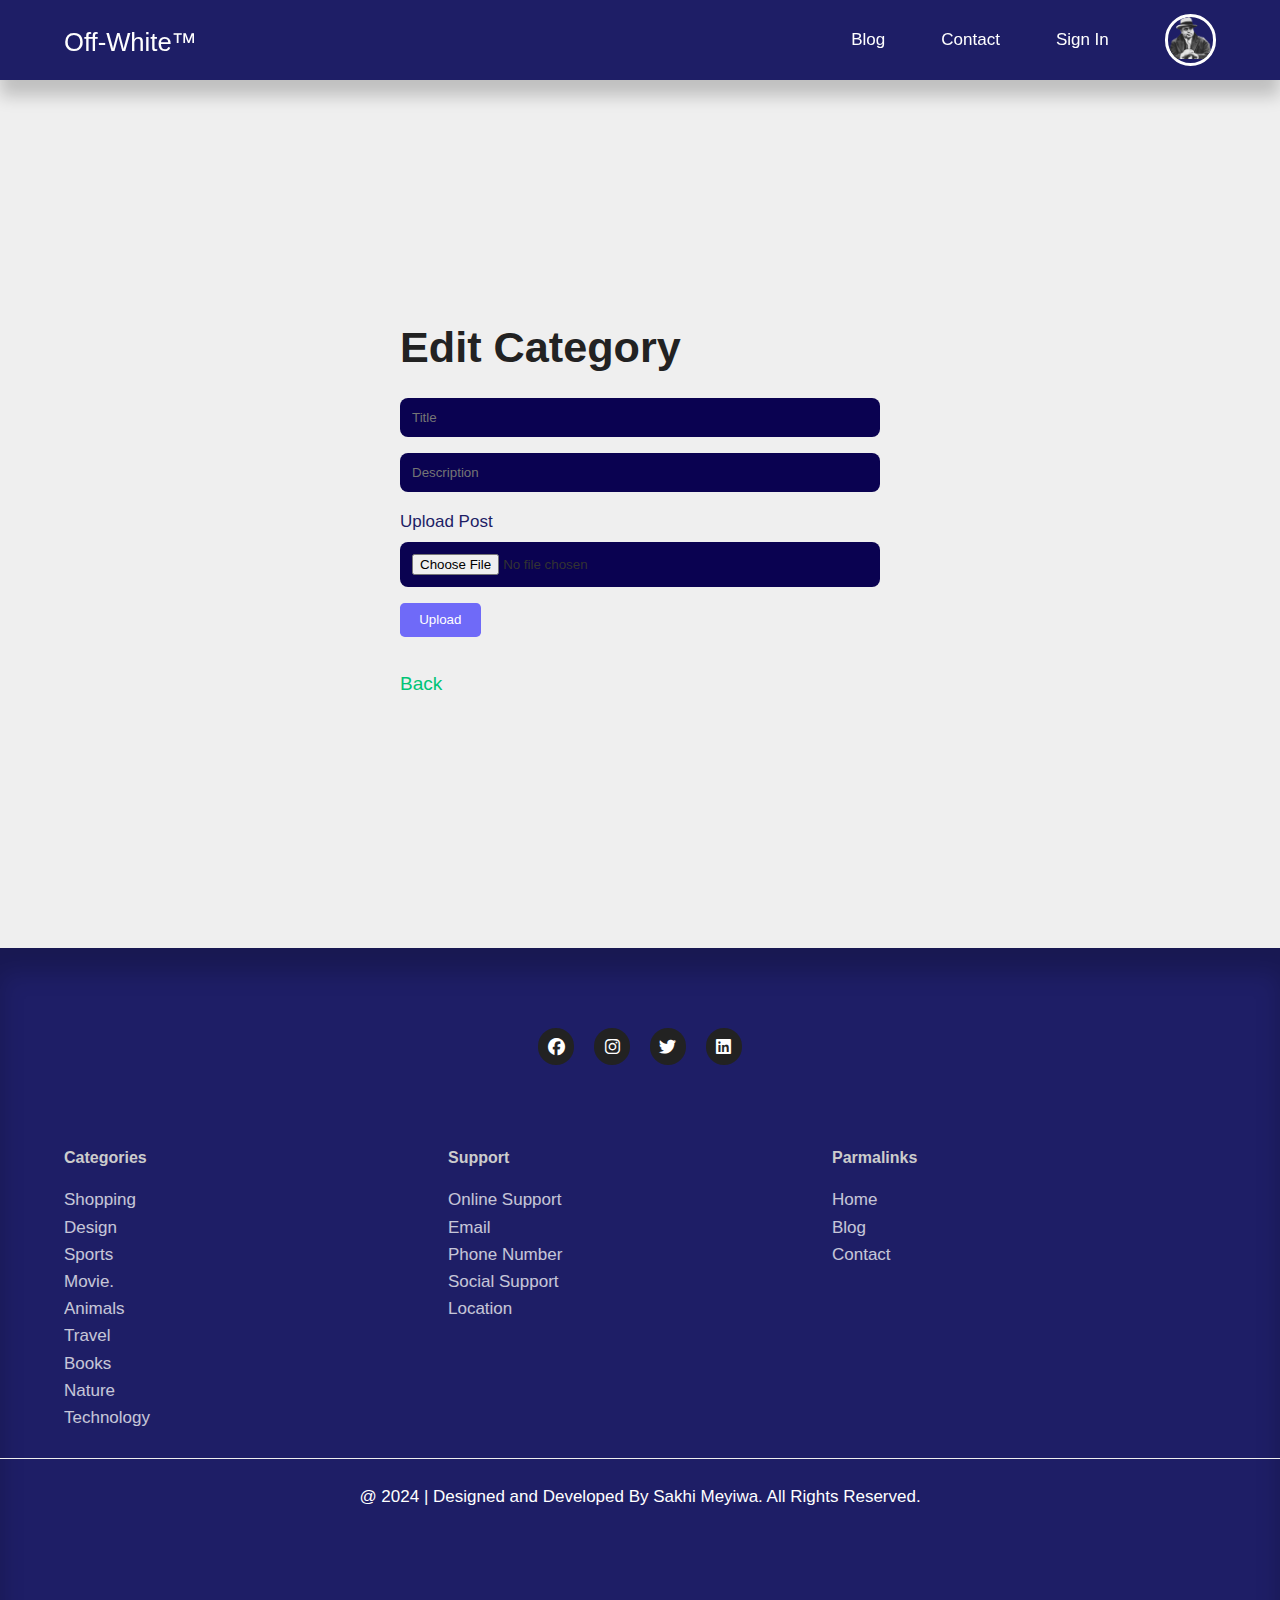
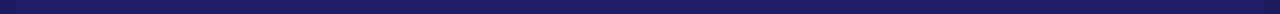
<file: edit.html>
<!DOCTYPE html>
<html lang="en">
<head>
    <meta charset="UTF-8">
    <meta name="viewport" content="width=device-width, initial-scale=1.0">
    <title>Responsive Blog</title>
    <link rel="stylesheet" href="style.css">
    <link rel="stylesheet" href="https://cdnjs.cloudflare.com/ajax/libs/font-awesome/6.5.1/css/all.min.css">
</head>
<body>
    <nav>
        <div class="container nav-container">
            <a href="index.html" class="logo"><h3>Off-White™</h3></a>
            <ul class="nav-link">
                <li><a href="blog.html">Blog</a></li>
                <li><a href="">Contact</a></li>
                <li><a href="signup.html">Sign In</a></li>
                <li>
                    <div class="nav-profile">
                        <div class="profile-img">
                            <img src="unnamed.png">
                        </div>
                    <ul>
                        <li><a href="">Deshboard</a></li>
                        <li><a href="">Log Out</a></li>
                    </ul>
                    </div>
                </li>
            </ul>
            <button class="phone-botton Open"><i class="fa fa-bars"></i></button>
            <button class="phone-botton Close"><i class="fa fa-close"></i></button>
        </div>
    </nav> 
            
    
<section class="form-section">
    <div class="container form-section-container">
        <h2>Edit Category</h2>
        
        <form action="">
            <input type="text" placeholder="Title">
            <input type="email" placeholder="Description">
            <div class="form-control">
                <label for="profile-img">Upload Post</label>
                <input type="file"id="upload-img">
            </div>
          <button type="submit"class="btn">Upload</button>
          <small><a href="manage.html">Back</a></small>




        </form>
    </div>
</section>

<footer>
    <div class="footer-social">
        <a href="https://www.facebook.com/login/"><i class="fab fa-facebook"></i></a>
        <a href="https://www.instagram.com/accounts/login/"><i class="fab fa-instagram"></i></a>
        <a href="https://twitter.com/login"><i class="fab fa-twitter"></i></a>
        <a href="https://www.linkedin.com/login"><i class="fab fa-linkedin"></i></a>
</div>
<div class="container footer-container">
    <article>
        <h4>Categories</h4>
        <ul>
            <li><a>Shopping</a></li>
            <li><a>Design</a></li>
            <li><a>Sports</a></li>
            <li><a>Movie.</a></li>
            <li><a>Animals</a></li>
            <li><a>Travel</a></li>
            <li><a>Books</a></li>
            <li><a>Nature</a></li>
            <li><a>Technology</a></li>
            <br>

        </ul>
    </article>
    <article>
        <h4>Support</h4>
        <ul>
            <li><a href="">Online Support</a></li>
            <li><a href="">Email</a></li>
            <li><a href="">Phone Number</a></li>
            <li><a href="">Social Support</a></li>
            <li><a href="">Location</a></li>
         </ul>  
  </article>
  <article>
    <h4>Parmalinks</h4>
    <ul>
        <li><a href="index.html">Home</a></li>
        <li><a href="blog.html">Blog</a></li>
        <li><a href="contact.html">Contact</a></li>
     </ul>  
</article>
</div>
<div class="footer-copy">
    @ 2024 | Designed and Developed By Sakhi Meyiwa. All Rights Reserved.

    
</div>
</footer>



    <script src="script.js"></script>
</body>
</html>
</file>
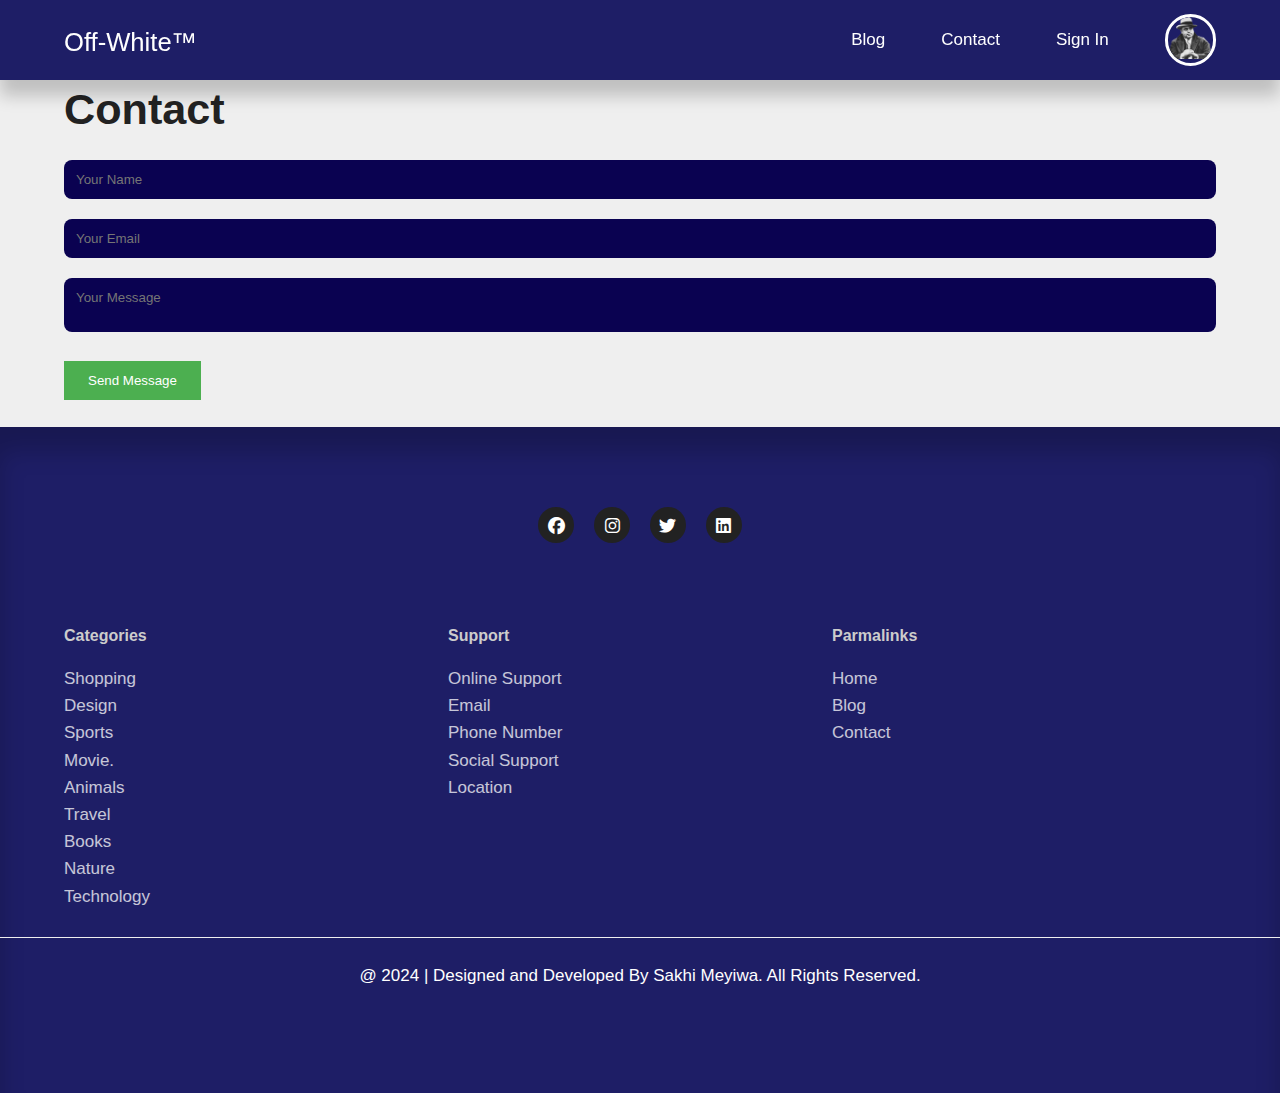
<file: indexxx.html>
<!DOCTYPE html>
<html lang="en">
<head>
    <meta charset="UTF-8">
    <meta name="viewport" content="width=device-width, initial-scale=1.0">
    <title>Form</title>
    <link rel="stylesheet" href="style.css">
    <link rel="stylesheet" href="https://cdnjs.cloudflare.com/ajax/libs/font-awesome/6.5.1/css/all.min.css">
</head>
<body>


    <nav>
        <div class="container nav-container">
            <a href="index.html" class="logo"><h3>Off-White™</h3></a>
            <ul class="nav-link">
                <li><a href="blog.html">Blog</a></li>
                <li><a href="contact.html">Contact</a></li>
                <li><a href="signin.html">Sign In</a></li>
                <li>
                    <div class="nav-profile">
                        <div class="profile-img">
                            <img src="unnamed.png">
                        </div>
                    <ul>
                        <li><a href="manage.html">Deshboard</a></li>
                        <li><a href="">Log Out</a></li>
                    </ul>
                    </div>
                </li>
            </ul>
            <button class="phone-botton Open"><i class="fa fa-bars"></i></button>
            <button class="phone-botton Close"><i class="fa fa-close"></i></button>
        </div>
    </nav>

        <br>
        <section class="contact">
            <div class="container">
                <h2>Contact </h2>
                <div class="contact-wrapper">
                    <div class="contact-form">
                    
                    <form>
                <div class="form-group">
            <input type="text" name="name" placeholder="Your Name">
                </div>
                <div class="form-group">
             <input type="email" name="name" placeholder="Your Email">
                </div>
                <div class="form-group">
            <textarea name="message" placeholder="Your Message"></textarea>
            </div>
            <button name="submit">Send Message</button>

            </form>
            </div>
        
                
            </div>
        </div>
        </section>
         <br>


        <footer>
            <div class="footer-social">
                <a href="https://www.facebook.com/login/"><i class="fab fa-facebook"></i></a>
                <a href="https://www.instagram.com/accounts/login/"><i class="fab fa-instagram"></i></a>
                <a href="https://twitter.com/login"><i class="fab fa-twitter"></i></a>
                <a href="https://www.linkedin.com/login"><i class="fab fa-linkedin"></i></a>
        </div>
        <div class="container footer-container">
            <article>
                <h4>Categories</h4>
                <ul>
                    <li><a>Shopping</a></li>
                    <li><a>Design</a></li>
                    <li><a>Sports</a></li>
                    <li><a>Movie.</a></li>
                    <li><a>Animals</a></li>
                    <li><a>Travel</a></li>
                    <li><a>Books</a></li>
                    <li><a>Nature</a></li>
                    <li><a>Technology</a></li>
                    <br>
    
                </ul>
            </article>
            <article>
                <h4>Support</h4>
                <ul>
                    <li><a href="">Online Support</a></li>
                    <li><a href="">Email</a></li>
                    <li><a href="">Phone Number</a></li>
                    <li><a href="">Social Support</a></li>
                    <li><a href="">Location</a></li>
                 </ul>  
          </article>
          <article>
            <h4>Parmalinks</h4>
            <ul>
                <li><a href="index.html">Home</a></li>
                <li><a href="blog.html">Blog</a></li>
                <li><a href="contact.html">Contact</a></li>
             </ul>  
      </article>
        </div>
        <div class="footer-copy">
            @ 2024 | Designed and Developed By Sakhi Meyiwa. All Rights Reserved.
    
            
    </div>
        </footer>
        
        
        
        
        
        
        
        
        
        
        
        
        
        <script src="script.js"></script>
    </body>
    </html>
</file>
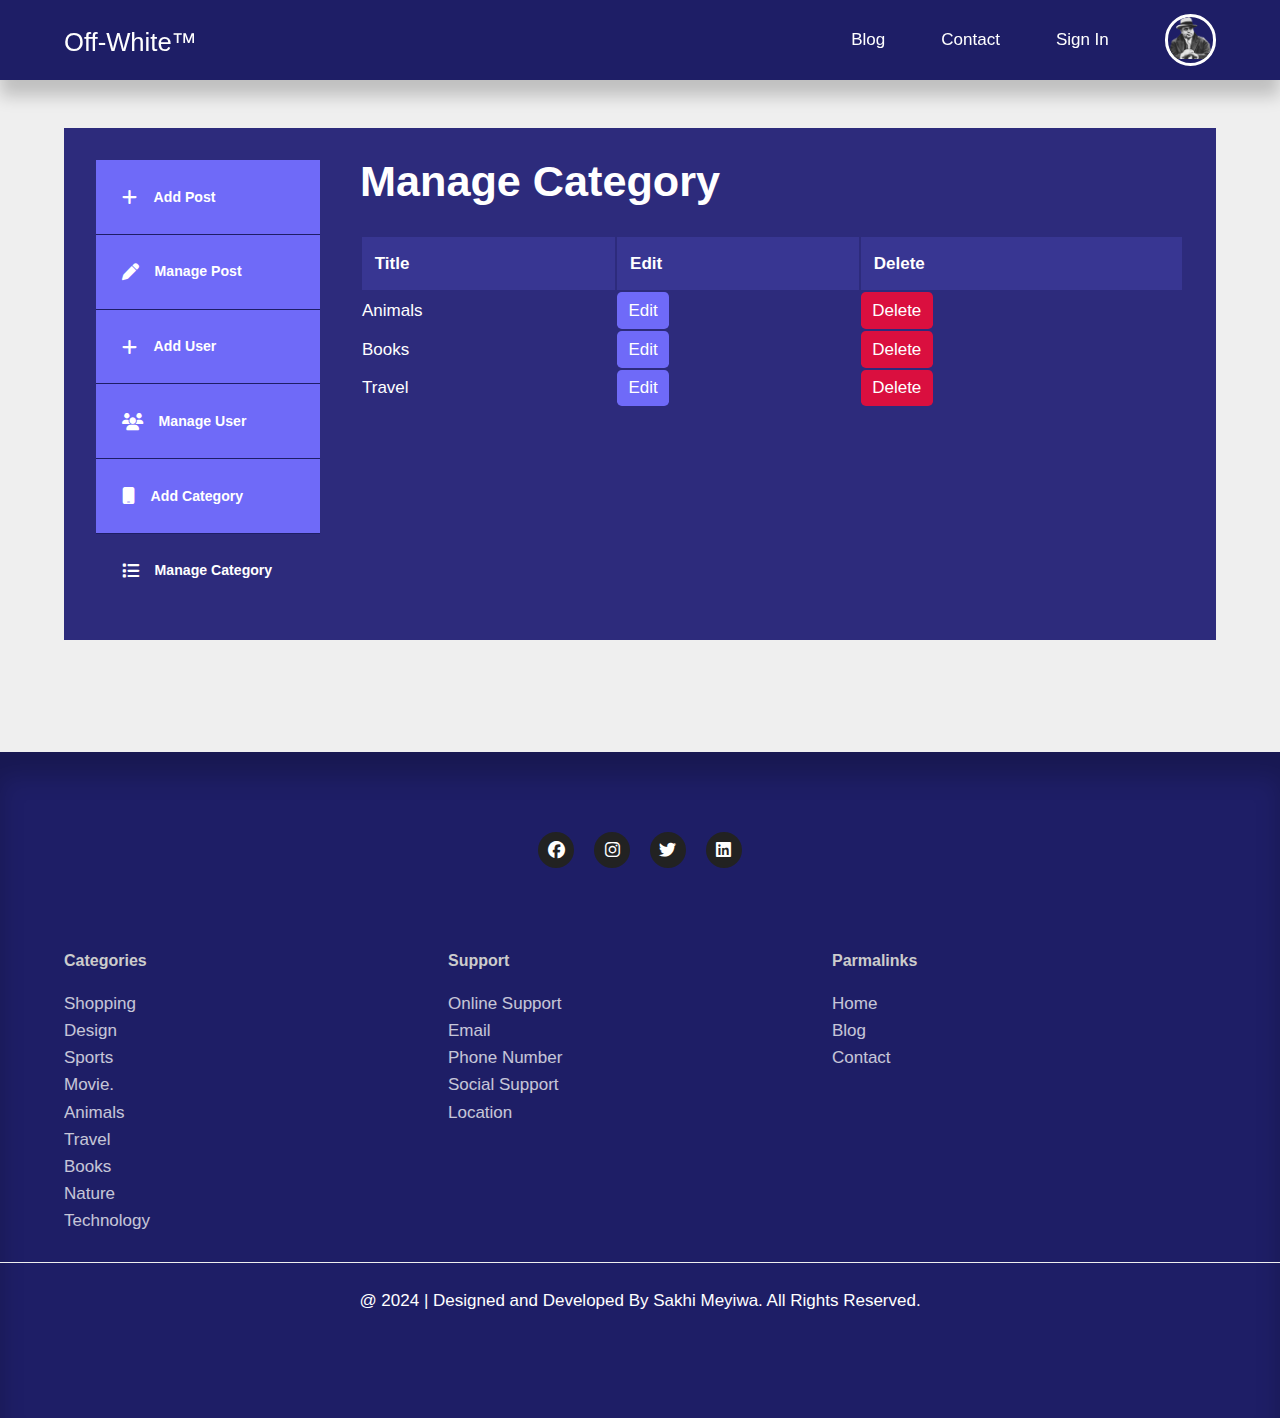
<file: manage.html>
<!DOCTYPE html>
<html lang="en">
<head>
    <meta charset="UTF-8">
    <meta name="viewport" content="width=device-width, initial-scale=1.0">
    <title>Responsive Blog</title>
    <link rel="stylesheet" href="style.css">
    <link rel="stylesheet" href="https://cdnjs.cloudflare.com/ajax/libs/font-awesome/6.5.1/css/all.min.css">
</head>
<body>
   
    <nav>
        <div class="container nav-container">
            <a href="index.html" class="logo"><h3>Off-White™</h3></a>
            <ul class="nav-link">
                <li><a href="blog.html">Blog</a></li>
                <li><a href="contact.html">Contact</a></li>
                <li><a href="signup.html">Sign In</a></li>
                <li>
                    <div class="nav-profile">
                        <div class="profile-img">
                            <img src="unnamed.png">
                        </div>
                    <ul>
                        <li><a href="">Deshboard</a></li>
                        <li><a href="">Log Out</a></li>
                    </ul>
                    </div>
                </li>
            </ul>
            <button class="phone-botton Open"><i class="fa fa-bars"></i></button>
            <button class="phone-botton Close"><i class="fa fa-close"></i></button>
        </div>
    </nav>

<section class="Deshboard">
    <div class="container deshboard-container">
        <aside>
            <ul>
                <li><a href="addpost.html">
                    <i class="fa fa-add"></i>
                    <h5>Add Post</h5>
                </a></li>
                <li><a href="managepost.html">
                    <i class="fa fa-pen"></i>
                    <h5>Manage Post</h5>
                </a></li>
                <li><a href="adduser.html">
                    <i class="fa fa-add"></i>
                    <h5>Add User</h5>
                </a></li>
                <li><a href="manageuser.html">
                    <i class="fa fa-users"></i>
                    <h5>Manage User</h5>
                </a></li>
                <li><a href="addcategory.html">
                    <i class="fa fa-mobile"></i>
                    <h5>Add Category</h5>
                </a></li>
                <li><a href="" class="active">
                    <i class="fa fa-list"></i>
                    <h5>Manage Category</h5>
                </a></li>

            </ul>
        </aside>

       <main>
        <h2>Manage Category</h2>
        <table>
        <thead>
            <tr>
                <th>Title</th>
                <th>Edit</th>
                <th>Delete</th>
                
            </tr>
        </thead>
        <tbody>

            <tr>
                <td>Animals</td>
                <td><a href="edit.html" class="btn sm">Edit</a></td>
                <td><a href="" class="btn sm danger">Delete</a></td>
            </tr>

            <tr>
                <td>Books</td>
                <td><a href="edit.html" class="btn sm">Edit</a></td>
                <td><a href="" class="btn sm danger">Delete</a></td>
            </tr>

            <tr>
                <td>Travel</td>
                <td><a href="edit.html" class="btn sm">Edit</a></td>
                <td><a href="" class="btn sm danger">Delete</a></td>
            </tr>


        </tbody>
        </table>
       </main>
    </div>
</section>

    <footer>
        <div class="footer-social">
            <a href="https://www.facebook.com/login/"><i class="fab fa-facebook"></i></a>
            <a href="https://www.instagram.com/accounts/login/"><i class="fab fa-instagram"></i></a>
            <a href="https://twitter.com/login"><i class="fab fa-twitter"></i></a>
            <a href="https://www.linkedin.com/login"><i class="fab fa-linkedin"></i></a>
    </div>
    <div class="container footer-container">
        <article>
            <h4>Categories</h4>
            <ul>
                <li><a>Shopping</a></li>
                <li><a>Design</a></li>
                <li><a>Sports</a></li>
                <li><a>Movie.</a></li>
                <li><a>Animals</a></li>
                <li><a>Travel</a></li>
                <li><a>Books</a></li>
                <li><a>Nature</a></li>
                <li><a>Technology</a></li>
                <br>

            </ul>
        </article>
        <article>
            <h4>Support</h4>
            <ul>
                <li><a href="">Online Support</a></li>
                <li><a href="">Email</a></li>
                <li><a href="">Phone Number</a></li>
                <li><a href="">Social Support</a></li>
                <li><a href="">Location</a></li>
             </ul>  
      </article>
      <article>
        <h4>Parmalinks</h4>
        <ul>
            <li><a href="index.html">Home</a></li>
            <li><a href="blog.html">Blog</a></li>
            <li><a href="contact.html">Contact</a></li>
         </ul>  
  </article>
    </div>
    <div class="footer-copy">
        @ 2024 | Designed and Developed By Sakhi Meyiwa. All Rights Reserved.

        
</div>
    </footer>
    
    
    
    
    
    
    
    
    
    
    
    
    
    <script src="script.js"></script>
</body>
</html>
</file>
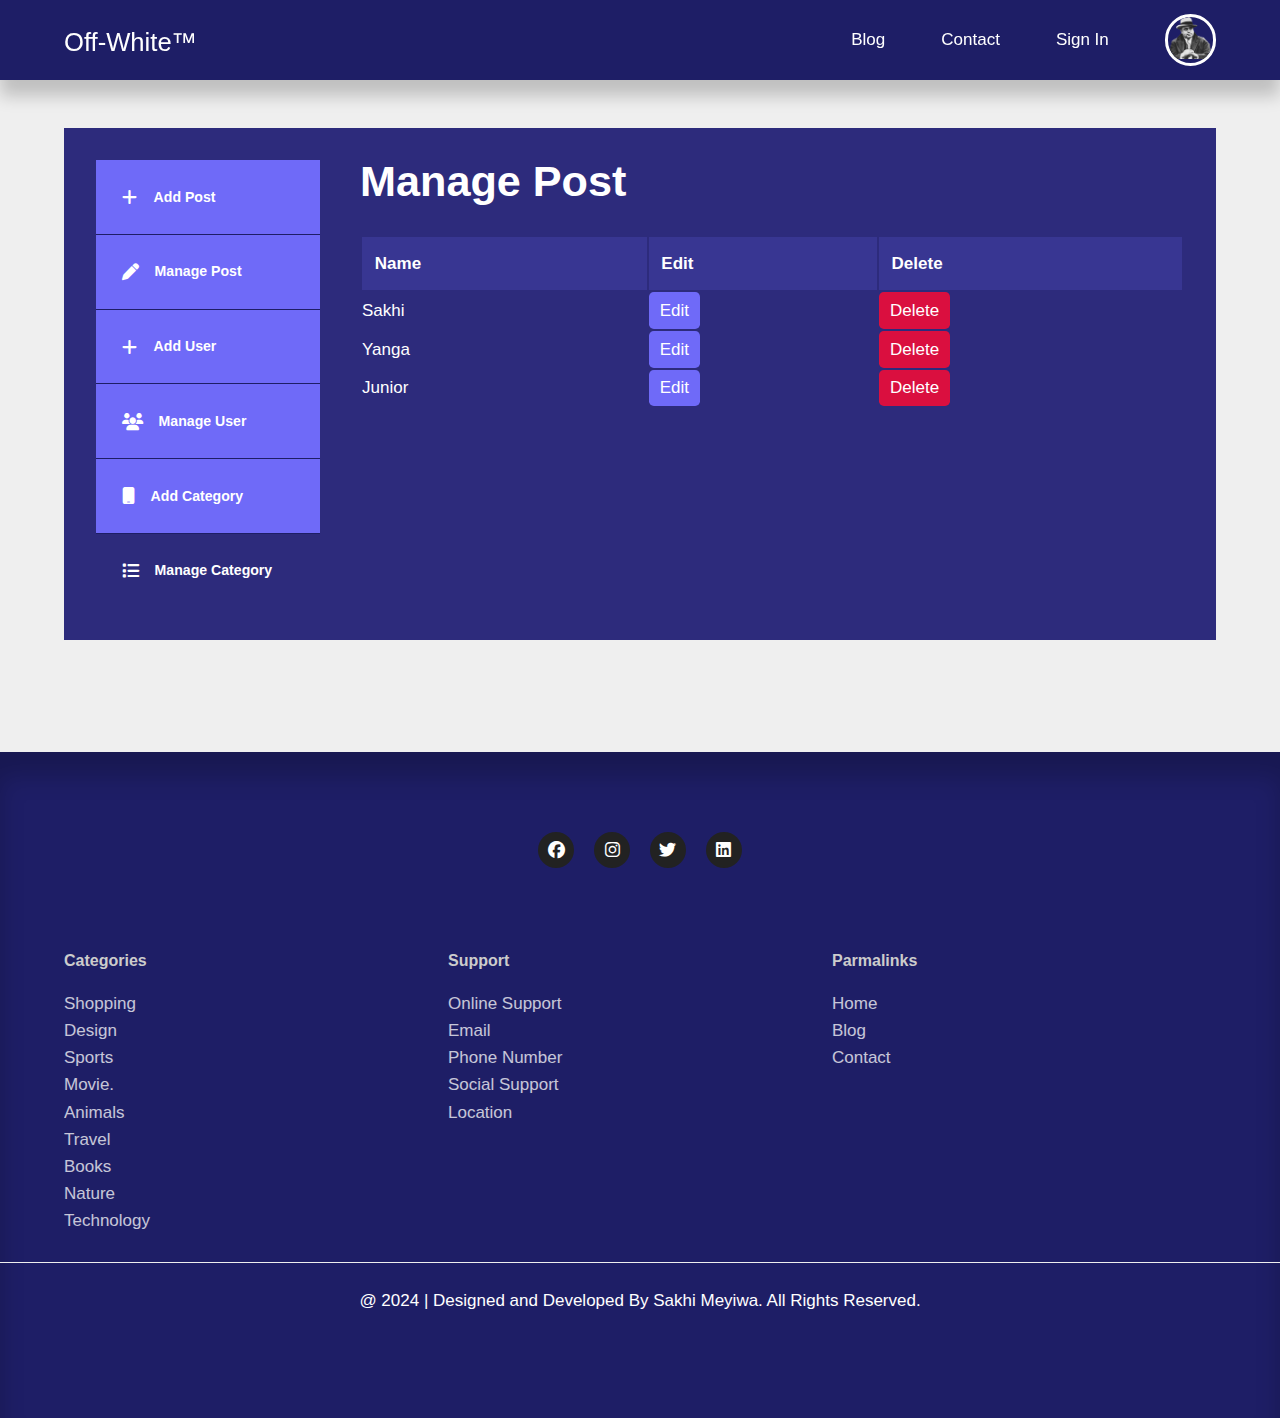
<file: managepost.html>
<!DOCTYPE html>
<html lang="en">
<head>
    <meta charset="UTF-8">
    <meta name="viewport" content="width=device-width, initial-scale=1.0">
    <title>Responsive Blog</title>
    <link rel="stylesheet" href="style.css">
    <link rel="stylesheet" href="https://cdnjs.cloudflare.com/ajax/libs/font-awesome/6.5.1/css/all.min.css">
</head>
<body>
   
    <nav>
        <div class="container nav-container">
            <a href="index.html" class="logo"><h3>Off-White™</h3></a>
            <ul class="nav-link">
                <li><a href="blog.html">Blog</a></li>
                <li><a href="contact.html">Contact</a></li>
                <li><a href="signup.html">Sign In</a></li>
                <li>
                    <div class="nav-profile">
                        <div class="profile-img">
                            <img src="unnamed.png">
                        </div>
                    <ul>
                        <li><a href="">Deshboard</a></li>
                        <li><a href="">Log Out</a></li>
                    </ul>
                    </div>
                </li>
            </ul>
            <button class="phone-botton Open"><i class="fa fa-bars"></i></button>
            <button class="phone-botton Close"><i class="fa fa-close"></i></button>
        </div>
    </nav>

<section class="Deshboard">
    <div class="container deshboard-container">
        <aside>
            <ul>
                <li><a href="addpost.html">
                    <i class="fa fa-add"></i>
                    <h5>Add Post</h5>
                </a></li>
                <li><a href="">
                    <i class="fa fa-pen"></i>
                    <h5>Manage Post</h5>
                </a></li>
                <li><a href="adduser.html">
                    <i class="fa fa-add"></i>
                    <h5>Add User</h5>
                </a></li>
                <li><a href="">
                    <i class="fa fa-users"></i>
                    <h5>Manage User</h5>
                </a></li>
                <li><a href="addcategory.html">
                    <i class="fa fa-mobile"></i>
                    <h5>Add Category</h5>
                </a></li>
                <li><a href="" class="active">
                    <i class="fa fa-list"></i>
                    <h5>Manage Category</h5>
                </a></li>

            </ul>
        </aside>

       <main>
        <h2>Manage Post</h2>
        <table>
        <thead>
            <tr>
                <th>Name</th>
                <th>Edit</th>
                <th>Delete</th>
            </tr>
        </thead>
        <tbody>

            <tr>
                <td>Sakhi</td>
                <td><a href="edit.html" class="btn sm">Edit</a></td>
                <td><a href="" class="btn sm danger">Delete</a></td>
            </tr>

            <tr>
                <td>Yanga</td>
                <td><a href="edit.html" class="btn sm">Edit</a></td>
                <td><a href="" class="btn sm danger">Delete</a></td>
            </tr>

            <tr>
                <td>Junior</td>
                <td><a href="edit.html" class="btn sm">Edit</a></td>
                <td><a href="" class="btn sm danger">Delete</a></td>
            </tr>


        </tbody>
        </table>
       </main>
    </div>
</section>

    <footer>
        <div class="footer-social">
            <a href="https://www.facebook.com/login/"><i class="fab fa-facebook"></i></a>
            <a href="https://www.instagram.com/accounts/login/"><i class="fab fa-instagram"></i></a>
            <a href="https://twitter.com/login"><i class="fab fa-twitter"></i></a>
            <a href="https://www.linkedin.com/login"><i class="fab fa-linkedin"></i></a>
    </div>
    <div class="container footer-container">
        <article>
            <h4>Categories</h4>
            <ul>
                <li><a>Shopping</a></li>
                <li><a>Design</a></li>
                <li><a>Sports</a></li>
                <li><a>Movie.</a></li>
                <li><a>Animals</a></li>
                <li><a>Travel</a></li>
                <li><a>Books</a></li>
                <li><a>Nature</a></li>
                <li><a>Technology</a></li>
                <br>

            </ul>
        </article>
        <article>
            <h4>Support</h4>
            <ul>
                <li><a href="">Online Support</a></li>
                <li><a href="">Email</a></li>
                <li><a href="">Phone Number</a></li>
                <li><a href="">Social Support</a></li>
                <li><a href="">Location</a></li>
             </ul>  
      </article>
      <article>
        <h4>Parmalinks</h4>
        <ul>
            <li><a href="index.html">Home</a></li>
            <li><a href="blog.html">Blog</a></li>
            <li><a href="contact.html">Contact</a></li>
         </ul>  
  </article>
    </div>
    <div class="footer-copy">
        @ 2024 | Designed and Developed By Sakhi Meyiwa. All Rights Reserved.

        
</div>
    </footer>
    
    
    
    
    
    
    
    
    
    
    
    
    
    <script src="script.js"></script>
</body>
</html>
</file>
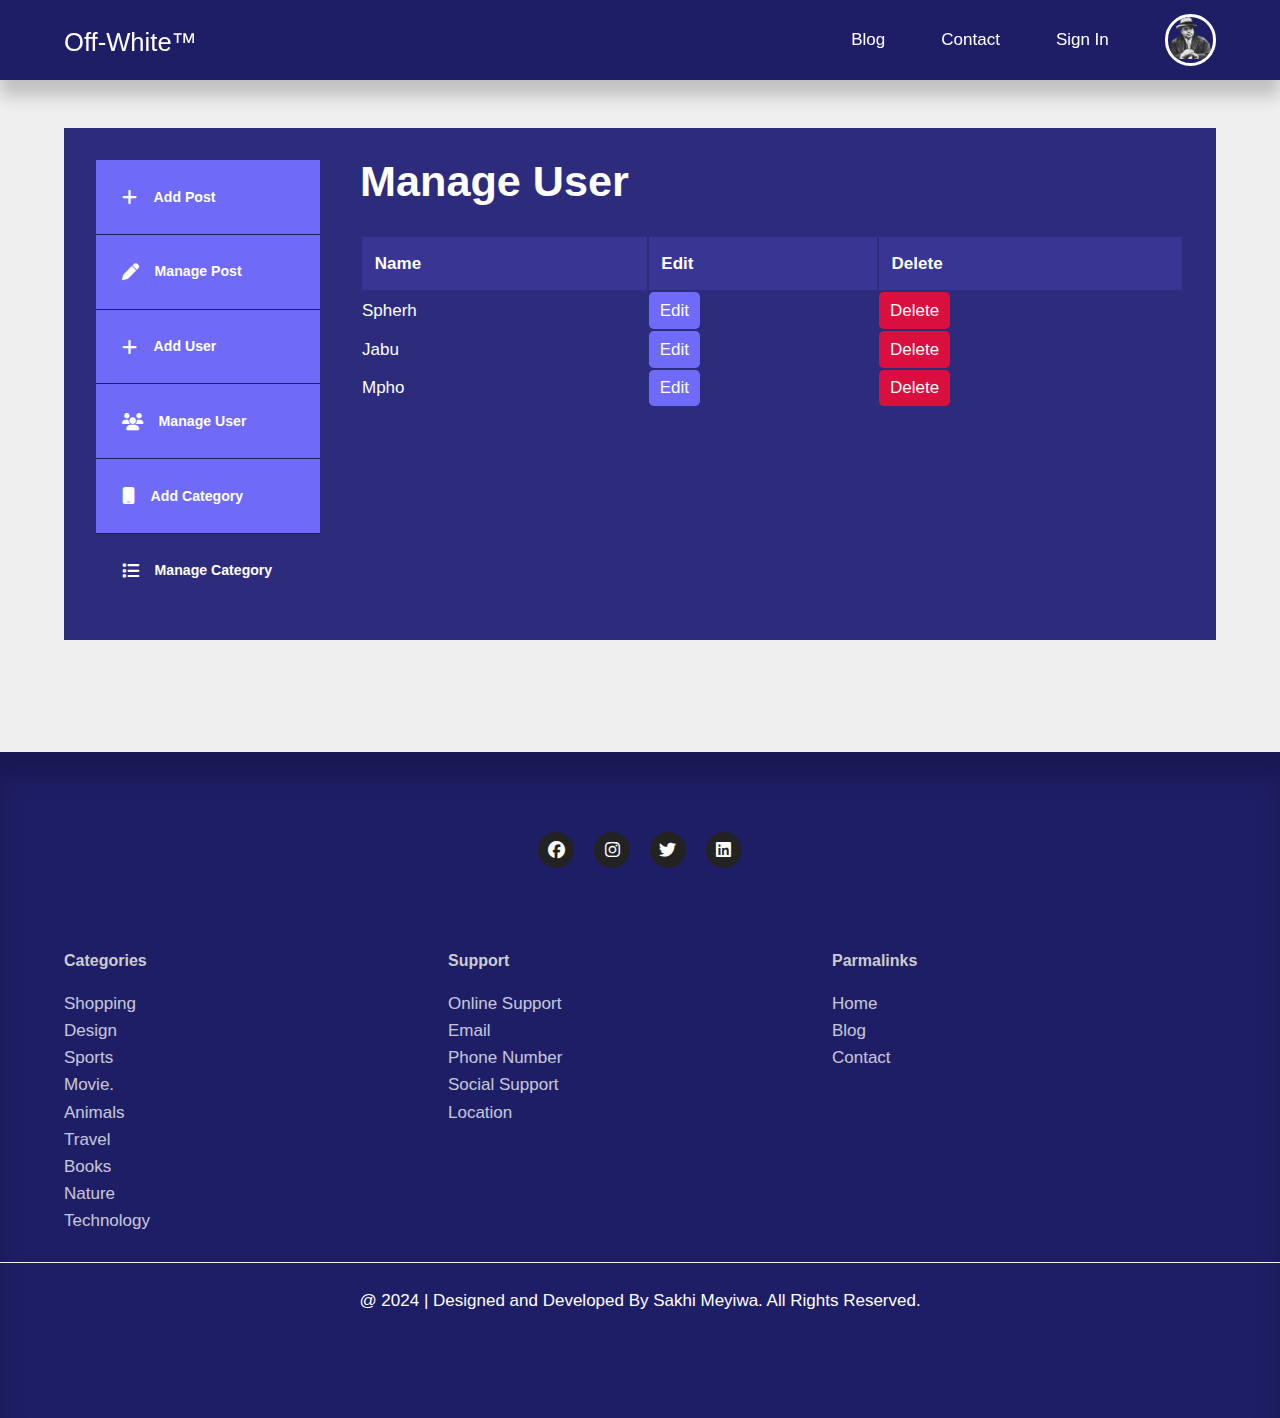
<file: manageuser.html>
<!DOCTYPE html>
<html lang="en">
<head>
    <meta charset="UTF-8">
    <meta name="viewport" content="width=device-width, initial-scale=1.0">
    <title>Responsive Blog</title>
    <link rel="stylesheet" href="style.css">
    <link rel="stylesheet" href="https://cdnjs.cloudflare.com/ajax/libs/font-awesome/6.5.1/css/all.min.css">
</head>
<body>
   
    <nav>
        <div class="container nav-container">
            <a href="index.html" class="logo"><h3>Off-White™</h3></a>
            <ul class="nav-link">
                <li><a href="blog.html">Blog</a></li>
                <li><a href="contact.html">Contact</a></li>
                <li><a href="signup.html">Sign In</a></li>
                <li>
                    <div class="nav-profile">
                        <div class="profile-img">
                            <img src="unnamed.png">
                        </div>
                    <ul>
                        <li><a href="">Deshboard</a></li>
                        <li><a href="">Log Out</a></li>
                    </ul>
                    </div>
                </li>
            </ul>
            <button class="phone-botton Open"><i class="fa fa-bars"></i></button>
            <button class="phone-botton Close"><i class="fa fa-close"></i></button>
        </div>
    </nav>

<section class="Deshboard">
    <div class="container deshboard-container">
        <aside>
            <ul>
                <li><a href="addpost.html">
                    <i class="fa fa-add"></i>
                    <h5>Add Post</h5>
                </a></li>
                <li><a href="managepost.html">
                    <i class="fa fa-pen"></i>
                    <h5>Manage Post</h5>
                </a></li>
                <li><a href="adduser.html">
                    <i class="fa fa-add"></i>
                    <h5>Add User</h5>
                </a></li>
                <li><a href="manageuser.html">
                    <i class="fa fa-users"></i>
                    <h5>Manage User</h5>
                </a></li>
                <li><a href="addcategory.html">
                    <i class="fa fa-mobile"></i>
                    <h5>Add Category</h5>
                </a></li>
                <li><a href="" class="active">
                    <i class="fa fa-list"></i>
                    <h5>Manage Category</h5>
                </a></li>

            </ul>
        </aside>

       <main>
        <h2>Manage User</h2>
        <table>
        <thead>
            <tr>
                <th>Name</th>
                <th>Edit</th>
                <th>Delete</th>
            </tr>
        </thead>
        <tbody>

            <tr>
                <td>Spherh</td>
                <td><a href="edit.html" class="btn sm">Edit</a></td>
                <td><a href="" class="btn sm danger">Delete</a></td>
            </tr>

            <tr>
                <td>Jabu</td>
                <td><a href="edit.html" class="btn sm">Edit</a></td>
                <td><a href="" class="btn sm danger">Delete</a></td>
            </tr>

            <tr>
                <td>Mpho</td>
                <td><a href="edit.html" class="btn sm">Edit</a></td>
                <td><a href="" class="btn sm danger">Delete</a></td>
            </tr>


        </tbody>
        </table>
       </main>
    </div>
</section>

    <footer>
        <div class="footer-social">
            <a href="https://www.facebook.com/login/"><i class="fab fa-facebook"></i></a>
            <a href="https://www.instagram.com/accounts/login/"><i class="fab fa-instagram"></i></a>
            <a href="https://twitter.com/login"><i class="fab fa-twitter"></i></a>
            <a href="https://www.linkedin.com/login"><i class="fab fa-linkedin"></i></a>
    </div>
    <div class="container footer-container">
        <article>
            <h4>Categories</h4>
            <ul>
                <li><a>Shopping</a></li>
                <li><a>Design</a></li>
                <li><a>Sports</a></li>
                <li><a>Movie.</a></li>
                <li><a>Animals</a></li>
                <li><a>Travel</a></li>
                <li><a>Books</a></li>
                <li><a>Nature</a></li>
                <li><a>Technology</a></li>
                <br>

            </ul>
        </article>
        <article>
            <h4>Support</h4>
            <ul>
                <li><a href="">Online Support</a></li>
                <li><a href="">Email</a></li>
                <li><a href="">Phone Number</a></li>
                <li><a href="">Social Support</a></li>
                <li><a href="">Location</a></li>
             </ul>  
      </article>
      <article>
        <h4>Parmalinks</h4>
        <ul>
            <li><a href="index.html">Home</a></li>
            <li><a href="blog.html">Blog</a></li>
            <li><a href="contact.html">Contact</a></li>
         </ul>  
  </article>
    </div>
    <div class="footer-copy">
        @ 2024 | Designed and Developed By Sakhi Meyiwa. All Rights Reserved.

        
</div>
    </footer>
    
    
    
    
    
    
    
    
    
    
    
    
    
    <script src="script.js"></script>
</body>
</html>
</file>
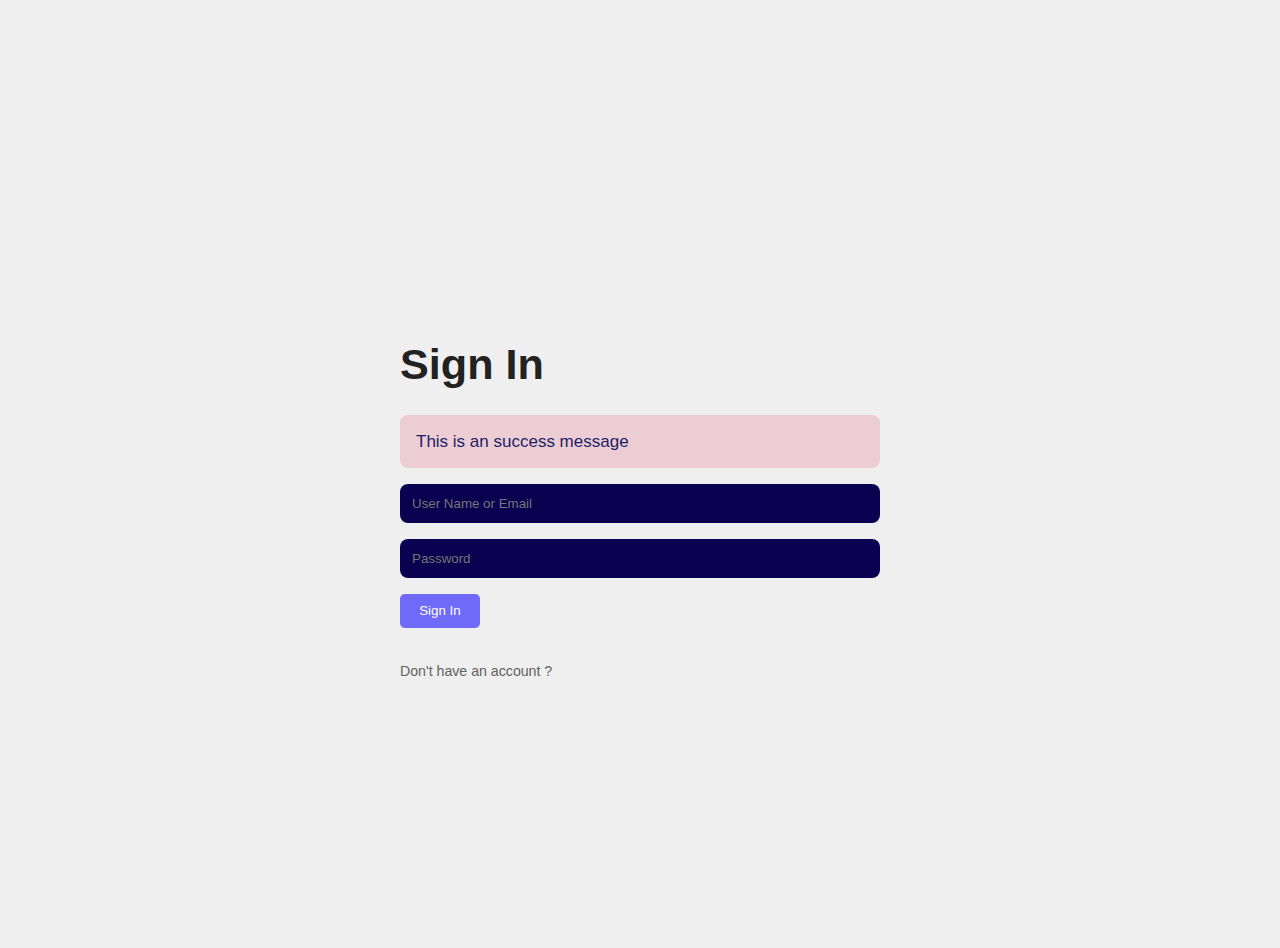
<file: signin - Copy.html>
<!DOCTYPE html>
<html lang="en">
<head>
    <meta charset="UTF-8">
    <meta name="viewport" content="width=device-width, initial-scale=1.0">
    <title>Responsive Blog</title>
    <link rel="stylesheet" href="style.css">
    <link rel="stylesheet" href="https://cdnjs.cloudflare.com/ajax/libs/font-awesome/6.5.1/css/all.min.css">
</head>
<body>

<section class="form-section">
    <div class="container form-section-container">
        <h2>Sign In</h2>
        <div class="message-alert message-alert-success">
            <p>This is an success message</p>
        </div>
        <form action="=">
            <input type="text" placeholder="User Name or Email">
            <input type="password" placeholder="Password">
            <button type="submit" class="btn">Sign In</button>
            <small>Don't have an account ?<a href="index.html"></a></small>


        </form>
    </div>
</section>

















<script src="script.js"></script>
</body>
</html>
</file>
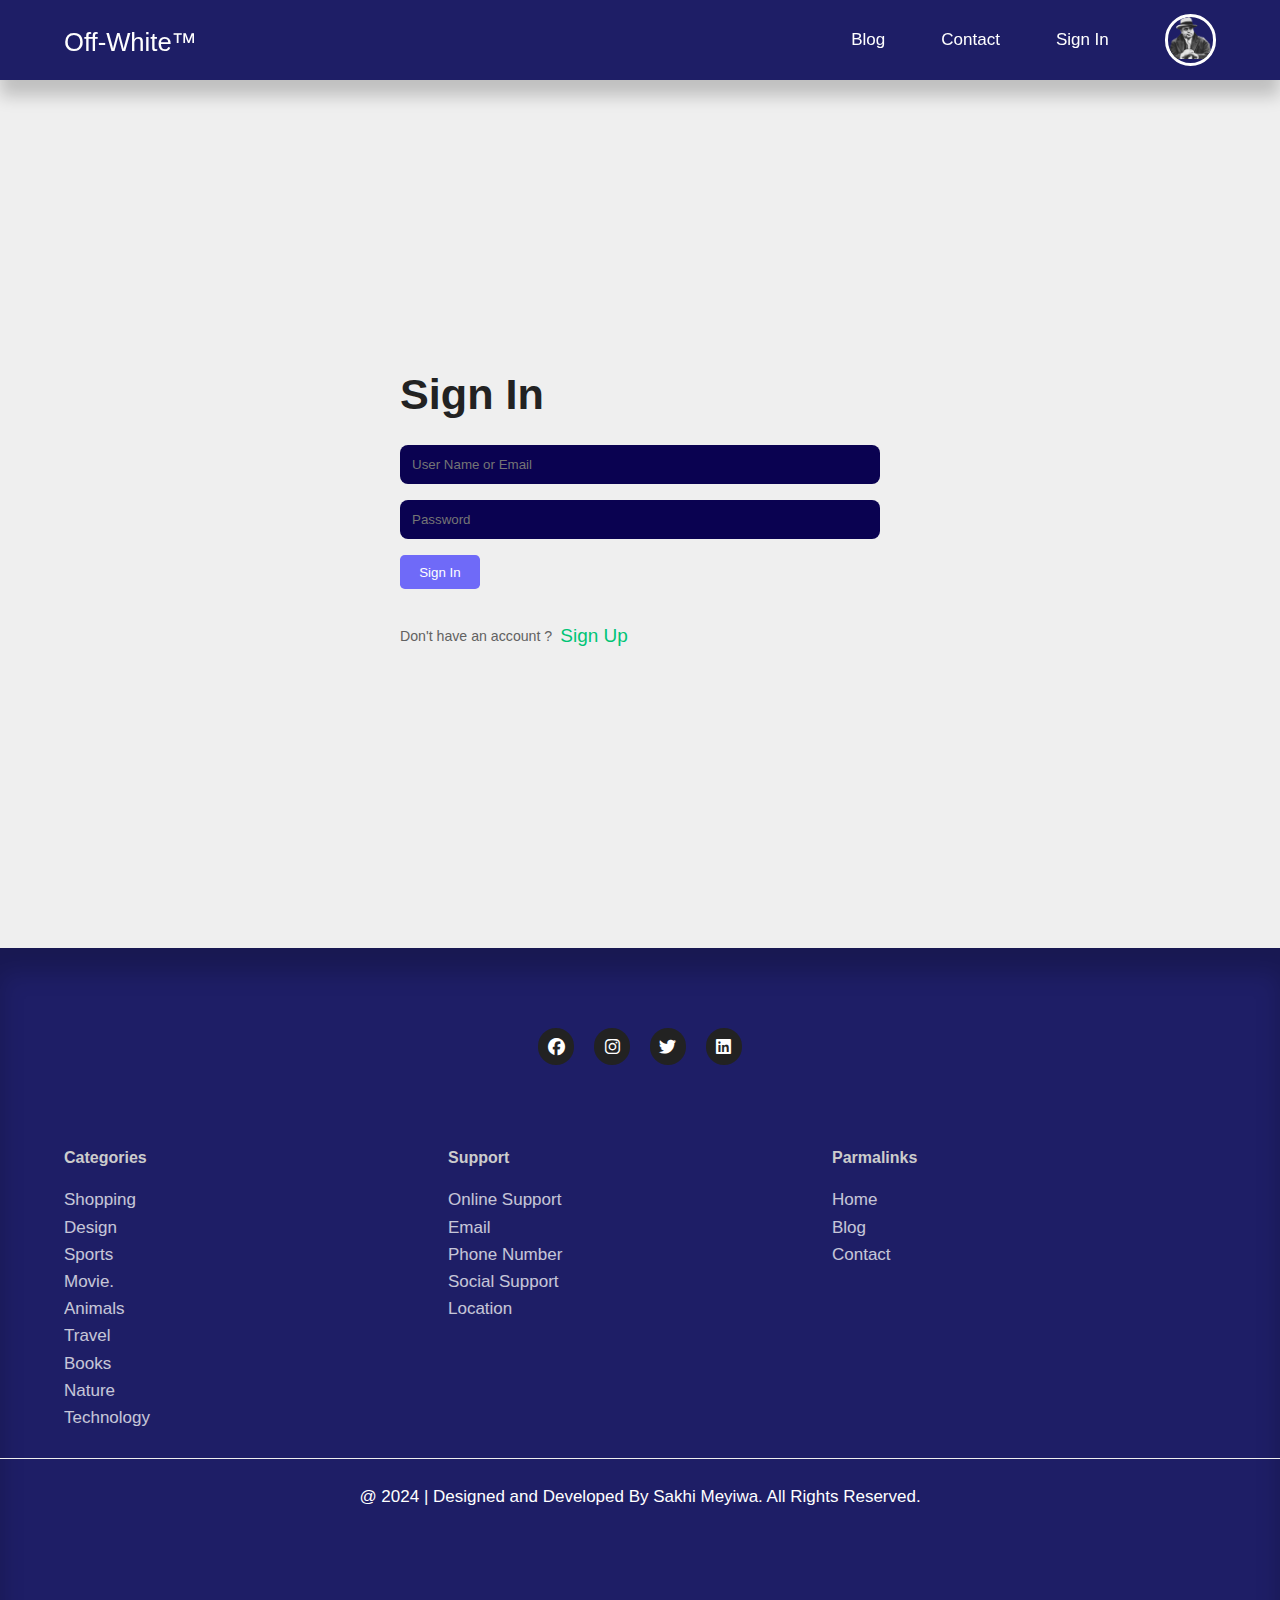
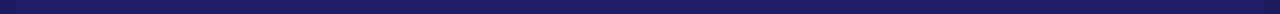
<file: signin.html>
<!DOCTYPE html>
<html lang="en">
<head>
    <meta charset="UTF-8">
    <meta name="viewport" content="width=device-width, initial-scale=1.0">
    <title>Responsive Blog</title>
    <link rel="stylesheet" href="style.css">
    <link rel="stylesheet" href="https://cdnjs.cloudflare.com/ajax/libs/font-awesome/6.5.1/css/all.min.css">
</head>
<body>
    <nav>
        <div class="container nav-container">
            <a href="index.html" class="logo"><h3>Off-White™</h3></a>
            <ul class="nav-link">
                <li><a href="blog.html">Blog</a></li>
                <li><a href="">Contact</a></li>
                <li><a href="signup.html">Sign In</a></li>
                <li>
                    <div class="nav-profile">
                        <div class="profile-img">
                            <img src="unnamed.png">
                        </div>
                    <ul>
                        <li><a href="">Deshboard</a></li>
                        <li><a href="">Log Out</a></li>
                    </ul>
                    </div>
                </li>
            </ul>
            <button class="phone-botton Open"><i class="fa fa-bars"></i></button>
            <button class="phone-botton Close"><i class="fa fa-close"></i></button>
        </div>
    </nav> 
            
    
<section class="form-section">
    <div class="container form-section-container">
        <h2>Sign In</h2>
        <form action="=">
            <input type="text" placeholder="User Name or Email">
            <input type="password" placeholder="Password">
            <button type="submit" class="btn">Sign In</button>
            <small>Don't have an account ?<a href="signup.html">Sign Up</a></small>


        </form>
    </div>
</section>

<footer>
    <div class="footer-social">
        <a href="https://www.facebook.com/login/"><i class="fab fa-facebook"></i></a>
        <a href="https://www.instagram.com/accounts/login/"><i class="fab fa-instagram"></i></a>
        <a href="https://twitter.com/login"><i class="fab fa-twitter"></i></a>
        <a href="https://www.linkedin.com/login"><i class="fab fa-linkedin"></i></a>
</div>
<div class="container footer-container">
    <article>
        <h4>Categories</h4>
        <ul>
            <li><a>Shopping</a></li>
            <li><a>Design</a></li>
            <li><a>Sports</a></li>
            <li><a>Movie.</a></li>
            <li><a>Animals</a></li>
            <li><a>Travel</a></li>
            <li><a>Books</a></li>
            <li><a>Nature</a></li>
            <li><a>Technology</a></li>
            <br>

        </ul>
    </article>
    <article>
        <h4>Support</h4>
        <ul>
            <li><a href="">Online Support</a></li>
            <li><a href="">Email</a></li>
            <li><a href="">Phone Number</a></li>
            <li><a href="">Social Support</a></li>
            <li><a href="">Location</a></li>
         </ul>  
  </article>
  <article>
    <h4>Parmalinks</h4>
    <ul>
        <li><a href="index.html">Home</a></li>
        <li><a href="blog.html">Blog</a></li>
        <li><a href="contact.html">Contact</a></li>
     </ul>  
</article>
</div>
<div class="footer-copy">
    @ 2024 | Designed and Developed By Sakhi Meyiwa. All Rights Reserved.

    
</div>
</footer>

















<script src="script.js"></script>
</body>
</html>
</file>
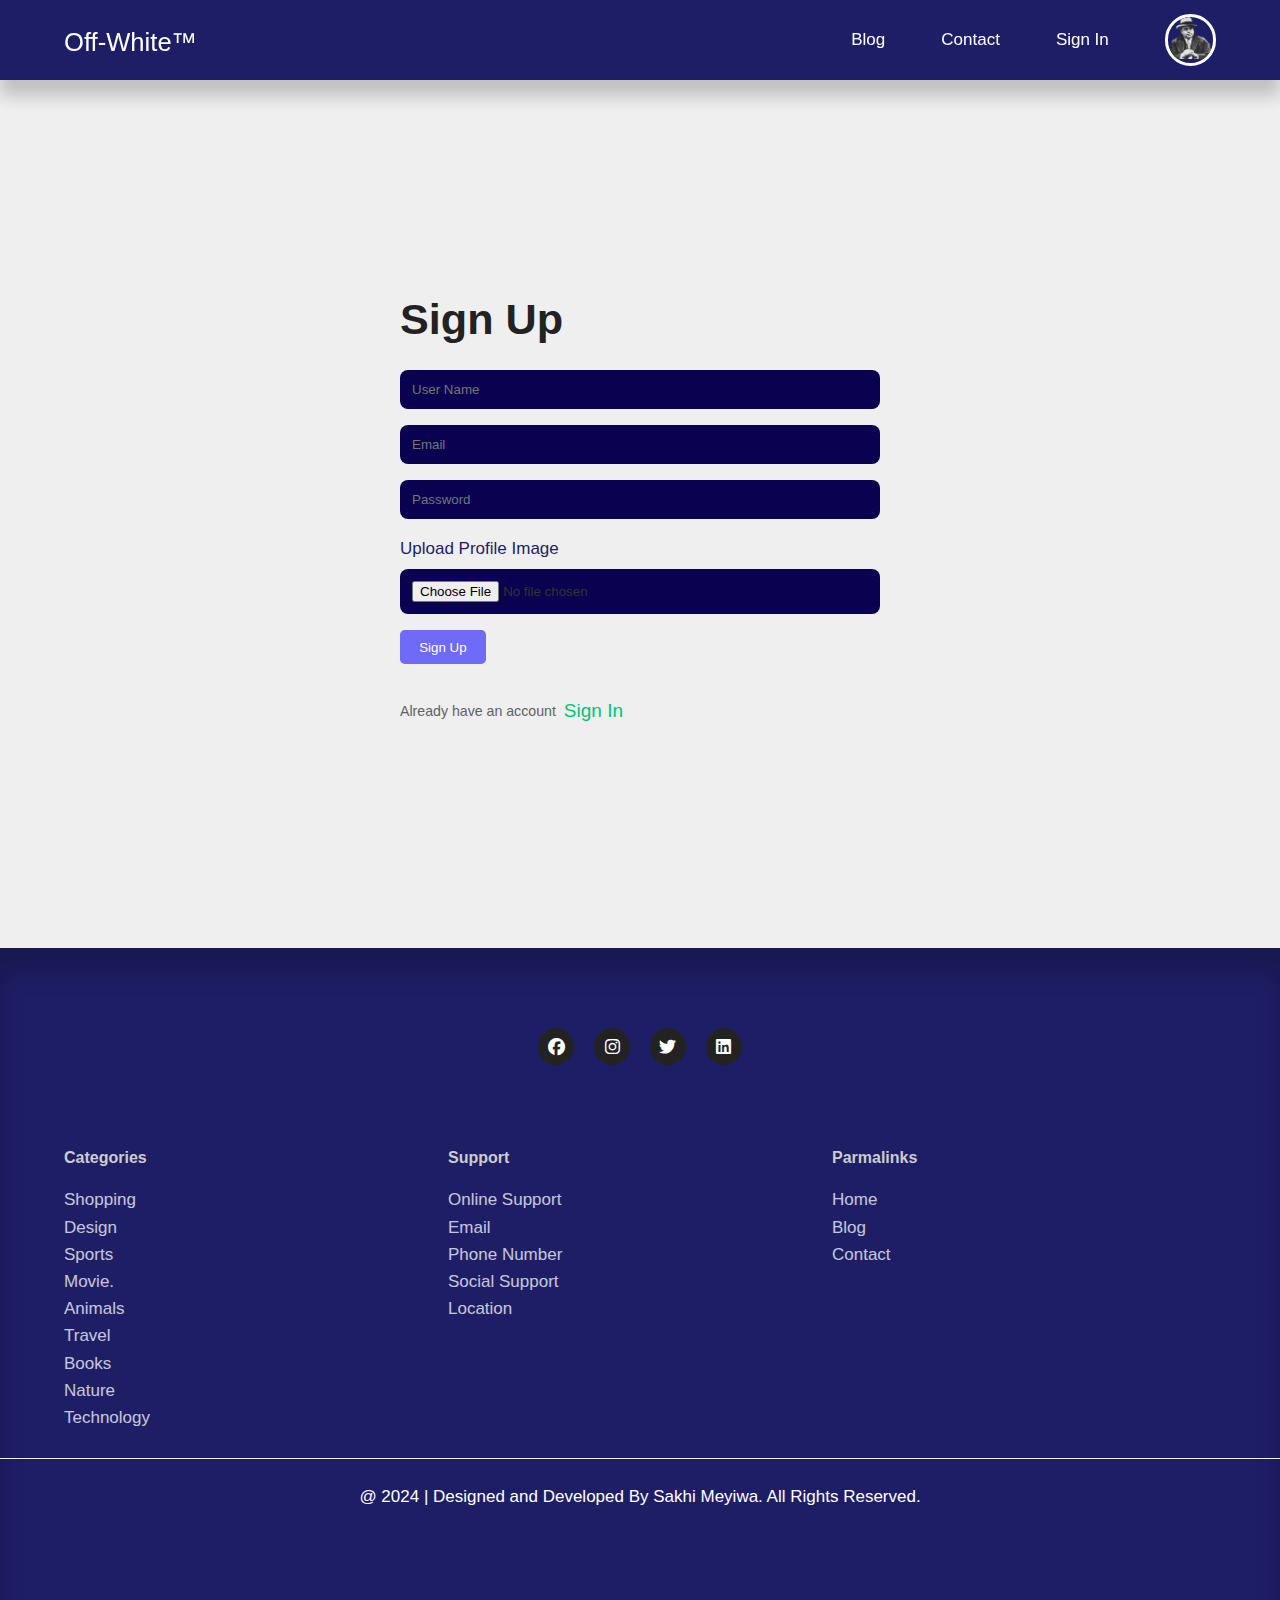
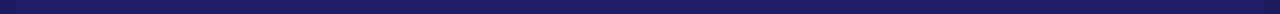
<file: signup.html>
<!DOCTYPE html>
<html lang="en">
<head>
    <meta charset="UTF-8">
    <meta name="viewport" content="width=device-width, initial-scale=1.0">
    <title>Responsive Blog</title>
    <link rel="stylesheet" href="style.css">
    <link rel="stylesheet" href="https://cdnjs.cloudflare.com/ajax/libs/font-awesome/6.5.1/css/all.min.css">
</head>
<body>
    <nav>
        <div class="container nav-container">
            <a href="index.html" class="logo"><h3>Off-White™</h3></a>
            <ul class="nav-link">
                <li><a href="blog.html">Blog</a></li>
                <li><a href="">Contact</a></li>
                <li><a href="signup.html">Sign In</a></li>
                <li>
                    <div class="nav-profile">
                        <div class="profile-img">
                            <img src="unnamed.png">
                        </div>
                    <ul>
                        <li><a href="">Deshboard</a></li>
                        <li><a href="">Log Out</a></li>
                    </ul>
                    </div>
                </li>
            </ul>
            <button class="phone-botton Open"><i class="fa fa-bars"></i></button>
            <button class="phone-botton Close"><i class="fa fa-close"></i></button>
        </div>
    </nav> 
            
    
<section class="form-section">
    <div class="container form-section-container">
        <h2>Sign Up</h2>
        <form action="">
            <input type="text" placeholder="User Name">
            <input type="email" placeholder="Email">
            <input type="password" placeholder="Password">
            <div class="form-control">
                <label for="profile-img">Upload Profile Image</label>
                <input type="file"id="upload-img">
            </div>
          <button type="submit"class="btn">Sign Up</button>
          <small>Already have an account<a href="signin.html">Sign In</a></small>




        </form>
    </div>
</section>

<footer>
    <div class="footer-social">
        <a href="https://www.facebook.com/login/"><i class="fab fa-facebook"></i></a>
        <a href="https://www.instagram.com/accounts/login/"><i class="fab fa-instagram"></i></a>
        <a href="https://twitter.com/login"><i class="fab fa-twitter"></i></a>
        <a href="https://www.linkedin.com/login"><i class="fab fa-linkedin"></i></a>
</div>
<div class="container footer-container">
    <article>
        <h4>Categories</h4>
        <ul>
            <li><a>Shopping</a></li>
            <li><a>Design</a></li>
            <li><a>Sports</a></li>
            <li><a>Movie.</a></li>
            <li><a>Animals</a></li>
            <li><a>Travel</a></li>
            <li><a>Books</a></li>
            <li><a>Nature</a></li>
            <li><a>Technology</a></li>
            <br>

        </ul>
    </article>
    <article>
        <h4>Support</h4>
        <ul>
            <li><a href="">Online Support</a></li>
            <li><a href="">Email</a></li>
            <li><a href="">Phone Number</a></li>
            <li><a href="">Social Support</a></li>
            <li><a href="">Location</a></li>
         </ul>  
  </article>
  <article>
    <h4>Parmalinks</h4>
    <ul>
        <li><a href="index.html">Home</a></li>
        <li><a href="blog.html">Blog</a></li>
        <li><a href="contact.html">Contact</a></li>
     </ul>  
</article>
</div>
<div class="footer-copy">
    @ 2024 | Designed and Developed By Sakhi Meyiwa. All Rights Reserved.

    
</div>
</footer>



    <script src="script.js"></script>
</body>
</html>
</file>
<file: style.css>
:root{
    --color-primary:#6f6af8;
    --color-primary-variant: #5854c7;
    --color-primary-light:hsl(242,91%,69%,18%);
    --color-danger: #da0f3f;
    --color-danger-light:hsl(346,87%,46%,15%);
    --color-success:#00c476;
    --color-danger-light:hsl(346,87%,46%,15%);
    --color-gray-1: #1e1e66;
    --color-gray-2: #2d2b7c;


    --color-white: #ffffff;
    --color-light: #ccc;
    --color-light-variant: #626262;
    --color-bg: #efefef;
    --color-black:#222222;

    --border-radius-1: .3rem;
    --border-radius-2: .5rem;
    --border-radius-3: .8rem;
    --border-radius-4: .2rem;
    --border-radius-5: .5rem;
}

*{
    margin: 0;
    padding: 0;
    box-sizing: border-box;
    outline: none;
    border: none;
    list-style: none;
    appearance: none;
    text-decoration: none;
    font-family: 'Segoe UI','Segoe UI', Tahoma, Geneva, Verdana, sans-serif;
    transition: .4s ease;

}

body{
    
    line-height: 1.6;
    font-size: 17px;
    background: var(--color-bg);
    overflow-x:hidden;
    color:var(--color-gray-1);

}

.container{
    max-width: 1620px;
    margin: 0 auto;
    width: 90%;

}
section{
    margin-top: 3rem;
    width: 100vw;
}
h1,h2,h3,h4,h5{
    color: var(--color-black);
}

h1{
    font-size: 3rem;
    margin: 1rem 0;
}
h2{
    font-size: 2.7rem;
    margin: 1rem 0;
}
h3{
    font-size: 1.2rem;
    margin: .8rem 0 .5rem;

}
h4{
    font-size: 1rem;

}
img{
    display: block;
    width: 100%;
    object-fit: cover;
    
}

nav{
    height: 5rem;
    width: 100vw;
    position: fixed;
    background: var(--color-gray-1);
    top: 0;
    z-index: 10;
    box-shadow: 0 1rem 1rem rgba(0,0,0, 0.2);
}
nav .phone-botton{
    display: none;
}
.nav-container{
    display: flex;
    justify-content: space-between;
    height: 100%;
    align-items: center;
}
.profile-img{
    width: 3.2rem;
    height: 3.2rem;
    border-radius: 50%;
    border: 3px solid var(--color-white);
    overflow: hidden;
}

nav .logo h3{
    font-size: 1.6rem;
    font-weight: 300;
    color: var(--color-white);
}
nav .logo h3 span{
    text-transform: uppercase;
    color: var(--color-black);
}
nav .nav-link{
    display: flex;
    gap: 3.5rem;
    margin: 0;
    align-items: center;
}
.nav-link a {
    color: var(--color-white);
    font-weight: 300;
}
.nav-link a:hover{
    color: #1a8103;
}
nav .nav-profile{
    cursor: pointer;
    position: relative;
}
nav .nav-profile ul{
    position: absolute;
    display: flex;
    flex-direction: column;
    right: 0;
    top: 127%;
    box-shadow: 0 2rem 1rem rgba(0,0,0, 0.2);
    visibility: hidden;
    opacity: 0;
    border-radius: var(--border-radius-1);
    overflow: hidden;
}
.nav-profile ul li:last-child a{
    background: var(--color-danger);
}
.nav-profile ul li a{
    display: block;
    padding: 1rem;
    background: var(--color-success);
    
}
.nav-profile:hover ul{
    visibility: visible;
    opacity: 1;
}




.category-btn{
    background: var(--color-gray-1);
    display: inline-block;
    color: var(--color-primary-variant);
    padding: .5rem 1rem;
}
.category-btn:hover{
    color: var(--color-white);
}
.post-thumb{
    border-radius: var(--border-radius-5) 0;
    overflow: hidden;
    margin-bottom: 1rem;
    border: 1rem solid var(--color-gray-2);
    height: fit-content;
}
.post-profile{
    display: flex;
    gap: 1rem;
    margin-top: 1.2rem;
}
.post-profile-img{
    height: 3.2rem;
    width:3.2rem;
    overflow: hidden;
    border-radius: 50%;
}
small{
    color: var(--color-light-variant);;
}
.Featured{
    margin-top: 8rem;
}
.featured-container{
    display: grid;
    grid-template-columns: 1fr 1fr;
    gap:4rem;
}






.portfolio{
    background: var(--second-bg-color);
}

.Portfolio-content{
    display: grid;
    grid-template-columns: repeat(auto-fit, minmax(350px , auto));
    align-items: center;
    gap: 2.3rem;
    margin-top: 4.2rem;
}

.row img{
    height: auto;
    width: 100%;
    border-radius: 28px;
    margin-bottom: 1.4rem;
}

.row{
    background: white;
    border-radius: 28px;
    border:1px solid transparent;
    box-shadow: 0 0 5px var(--main-color);
    padding: 20px;
    transition: all .50s ease;
}

.main.row{
    display: flex;
    align-items: center;
    justify-content: space-between;
    margin-bottom: 0.5rem;
}

.row h5{
    font-size: 20px;
    font-weight: 600;
    color: var(--other-color);
}

.row i{
    display: inline-flex;
    align-items: center;
    justify-content: center;
    width: 55px;
    height: 55px;
    font-size: 17px;
    border-radius: 50%;
    color: var(--text-color);
    background: #075fe4;
}

.row h4{
    font-size: 25px;
    font-weight: 700;
    margin-bottom: 10px;
    line-height: 1.4;
}

.row:hover{
    border: 1px solid var(--main-color);
    transform: translateY(-5px)scale(1.03);
    cursor: pointer;
}


.category-container {
    display: grid;
    grid-template-columns: repeat(3,1fr);
    width: fit-content;
    gap: 1rem;
    text-align: center;
    
}

.Category{
    padding: 4rem 0;
    border-top: 2px solid var(--color-gray-1);
    border-bottom: 2px solid var(--color-gray-1);
    background: var(--color-success);
    
}

footer{
    background: var(--color-gray-1);
    padding: 5rem 0;
    box-shadow: inset 0 1.5rem 1.5rem rgba(0, 0, 0, 0.2);
}

.footer-social {
    display: flex;
    margin-inline: auto;
    width: fit-content;
    justify-content: space-between;
    align-items: center;
    gap: 1.2rem;
}

.footer-social a{
    background: var(--color-black);
    border-radius: 50%;
    display: flex;
    align-items: center;
    justify-content: center;
    height: 2.3rem;
    width: 2.3rem;
    color: var(--color-white);
}
.footer-social a:hover{
    background: var(--color-success);
    color: var(--color-black);
}

.footer-container{
    display: grid;
    grid-template-columns: repeat(3,1fr);
    margin-top: 5rem;
}
.footer-container ul li a{
    color: var(--color-white);
    display: inline-block;
    opacity: 0.75;
}
.footer-container ul li a:hover{
    color: var(--color-danger);
}
.footer-container h4{
    color: var(--color-light);
    margin-bottom: 1rem;
}
.footer-copy{
    color: var(--color-white);
    text-align: center;
    padding: 1.5rem 0;
    border-top: var(--color-bg) 1px solid;
}



.scroll-up i{
    display: inline-flex;
    align-items: center;
    justify-content: center;
    background: #075fe4;
    width: 40px;
    height: 40px;
    border-radius: 50%;
    color:var(--text-color);
    font-size: 15px;
}

.search-bar{
    margin-top: 8rem;
}

.search-container{
    width: 30rem;
    background: var(--color-gray-1);
    display: flex;
    align-items: center;
    justify-content: space-between;
    overflow: hidden;
    padding: .6rem 1rem;
    border-radius: var(--border-radius-2);
    color: var(--color-primary-variant);
}
.search-container>div{
    display: flex;
    align-items: center;
    width: 100%;
}
.search-container input{
    background: transparent;
    padding: .3rem 0;
    width: 80%;
    margin-left: .7rem;
    color: var(--color-white);
}

.search-container input::placeholder{
    color: var(--color-light);
}

.btn{
    display: inline-block;
    width: fit-content;
    padding: .6rem 1.2rem;
    background: var(--color-primary);
    cursor: pointer;
    border-radius: var(--border-radius-1);
    color: var(--color-white);
}

.btn:hover{
    opacity: 0.75;
}

.form-section{
    height: 100vh;
    display:grid;
    place-items: center;
}
.form-section-container{
    width: 30rem;
}
.message-alert{
    padding: .8rem 1rem;
    margin-bottom: 1rem;
    border-radius: var(--border-radius-2);
}
.message-alert-error{
    background: var(--color-danger-light);
}
.message-alert-success {
    background: var(--color-danger-light);
}
.form-section form{
    display: flex;
    flex-direction: column;
    gap: 1rem;
}

.form-control{
    display: flex;
    flex-direction: column;
    gap: .4rem;
}
input,textarea,select{
    padding: 0.8rem 1.4rem;
    background: var(--color-gray-1);
    border-radius: var(--border-radius-1);
    resize: none;
    color: var(--color-white);
}

form small{
    display: flex;
    gap: .5rem;
    align-items: center;
    margin-top: 1rem;
}
form small a{
    font-size: 19px;
    color: var(--color-success);
}









.form-group{
    margin-bottom: 20px;
}input, textarea{
    width: 100%;
    padding: 12px;
    border-radius: 8px;
    border: none;
    background-color: #0a0251;
    color: #333;
}
input:focus,
textarea:focus{
    outline: none;
    box-shadow: 0 0 8px #bbb;

}
button{
    display: inline-block;
    padding: 12px 24px;
    background-color: #4caf50;
    color: #fff;
    border: none;
    cursor: pointer;
    transition:  0.3s ease;
}
button:hover{
    background-color: #45a049;
}












.sm{
    padding: .3rem 0.7rem;
}
.danger{
    background: var(--color-danger);
}

.Deshboard{
    margin-top: 8rem;
}

.deshboard-container{
    display: grid;
    grid-template-columns: 14rem auto;
    padding: 2rem;
    margin-bottom: 7rem;
    gap: 1rem;
    background: var(--color-gray-2);
    color: var(--color-white);
}
.deshboard-container a,
.deshboard-container h2,
.deshboard-container h5 {
    color: var(--color-white);
}
.Deshboard aside a{
    background: var(--color-primary);
    display: flex;
    gap:1rem;
    align-items: center;
    padding: 1.6rem;
    border-bottom: 1px solid var(--color-gray-1);
}
.Deshboard aside ul li:last-child a{
    border-bottom: none;
}
.Deshboard aside a:hover{
    background: var(--color-gray-2);
}
.Deshboard .active{
    background: var(--color-gray-2);
}
.Deshboard main{
    margin-left: 1.5rem;
}
.Deshboard h2{
    margin: 0 0 2rem 0;
    line-height: 1;
}
.Deshboard table{
    text-align: left;
    width: 100%;
}
.Deshboard table th{
    padding: .8rem;
    background: var(--color-primary-light);
}
















@media (max-width: 1024px) {
    h2{
        font-size: 1.6rem;
    }
    h3{
        font-size: 1.2rem;
    
    }
    h5{
        font-size: .8rem;
    }
    nav .phone-botton{
        display: inline-block;
        font-size: 2rem;
        background: transparent;
        color: var(--color-white);
        cursor: pointer;
    }
    nav .Close{
        display: none;
    }
    .nav-container{
        position: relative;
    }
    nav .nav-link{
        position: absolute;
        right: 0 !important;
        flex-direction: column;
        gap: 0;
        width: 12rem;
        align-items: flex-start;
        justify-content: center;
        top: 5rem;
        display: none;
    }
    .nav-link  li{
        width: 100%;
        display:flex;
        align-items: center;
        height: 4.5rem;
        box-shadow: 2rem 3rem 7rem rgba(0, 0, 0, 0.7);
       
        width: 100%;
        height: 100%;
        background: var(--color-gray-1);
        display: flex;
        align-items: center;
        padding: 0 2rem;
    }
    .nav-link li a:hover{
        opacity: 0.75;
        color: var(--color-primary);
    }
    nav ul li:last-child{
        background: var(--color-gray-1);
    }
    .nav-profile{
        margin: 0 auto;
    }
    .featured-container{
        gap: 2rem;
        width: 80%;
        grid-template-columns: 1fr;
    }
    .post-container{
        grid-template-columns: 1fr 1fr;
        gap: 4rem;
    }
    }
    
    @media(max-width:600px) {
        .featured-container{
            width: 90%;
            gap: .5rem;
    
        }
        .category-container{
            grid-template-columns: 1fr 1fr;
            width: 90%;
        }
        .footer-container{
         flex-direction: column;
         gap: 2rem;
         text-align: center;
         margin-top: 3rem;
        }
    
        .search-container{
            width: 90%;
        }
        .form-section-container{
            width: 90%;
        }
        
        .deshboard-container{
            grid-template-columns: 4.5rem auto;
            padding: 0;
            background: var(--color-gray-1);
            color: var(--color-white);
            gap: 0;
        }

        .Deshboard aside h5{
            display: none;
        }
        .Deshboard h2{
            color:var(--color-white);
        }


        .container{
            padding: 20px;
        }    
        .container-wrapper {
            grid-template-columns: 1fr;
        }


    }
</file>
